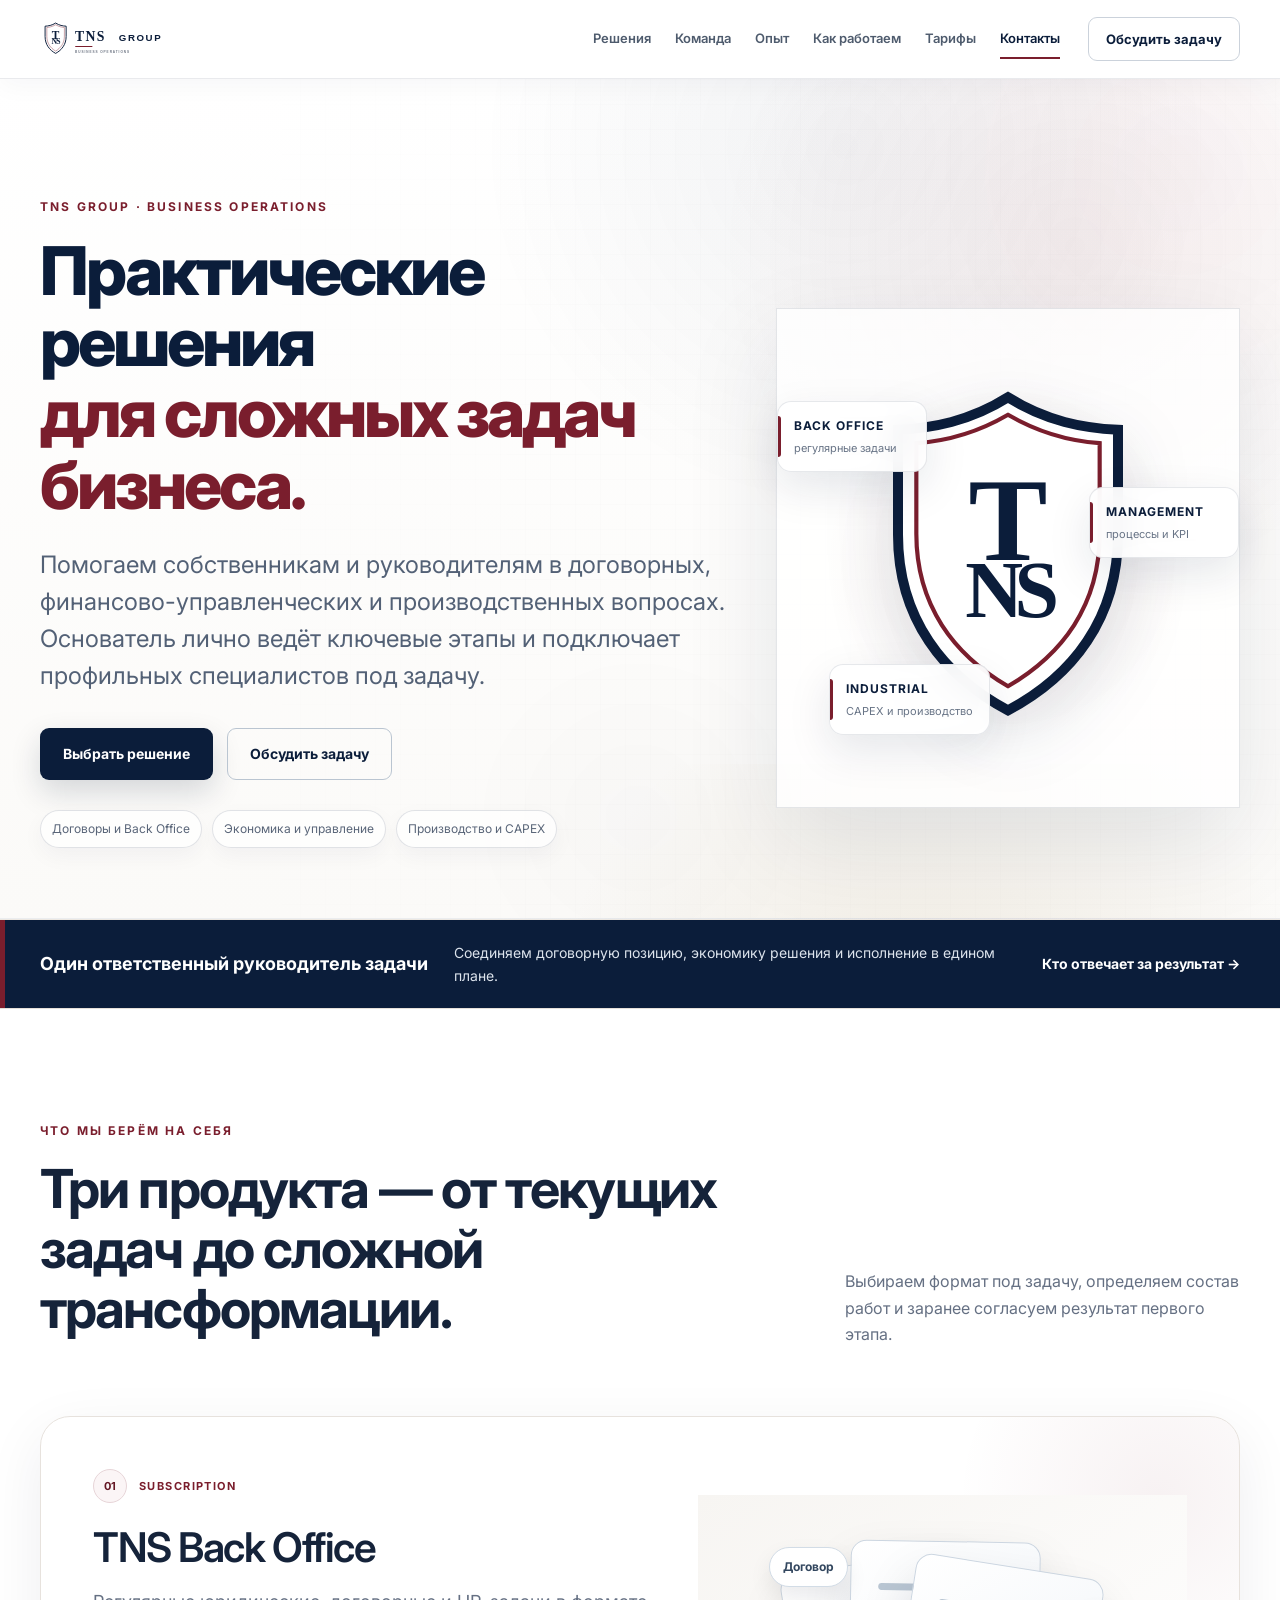
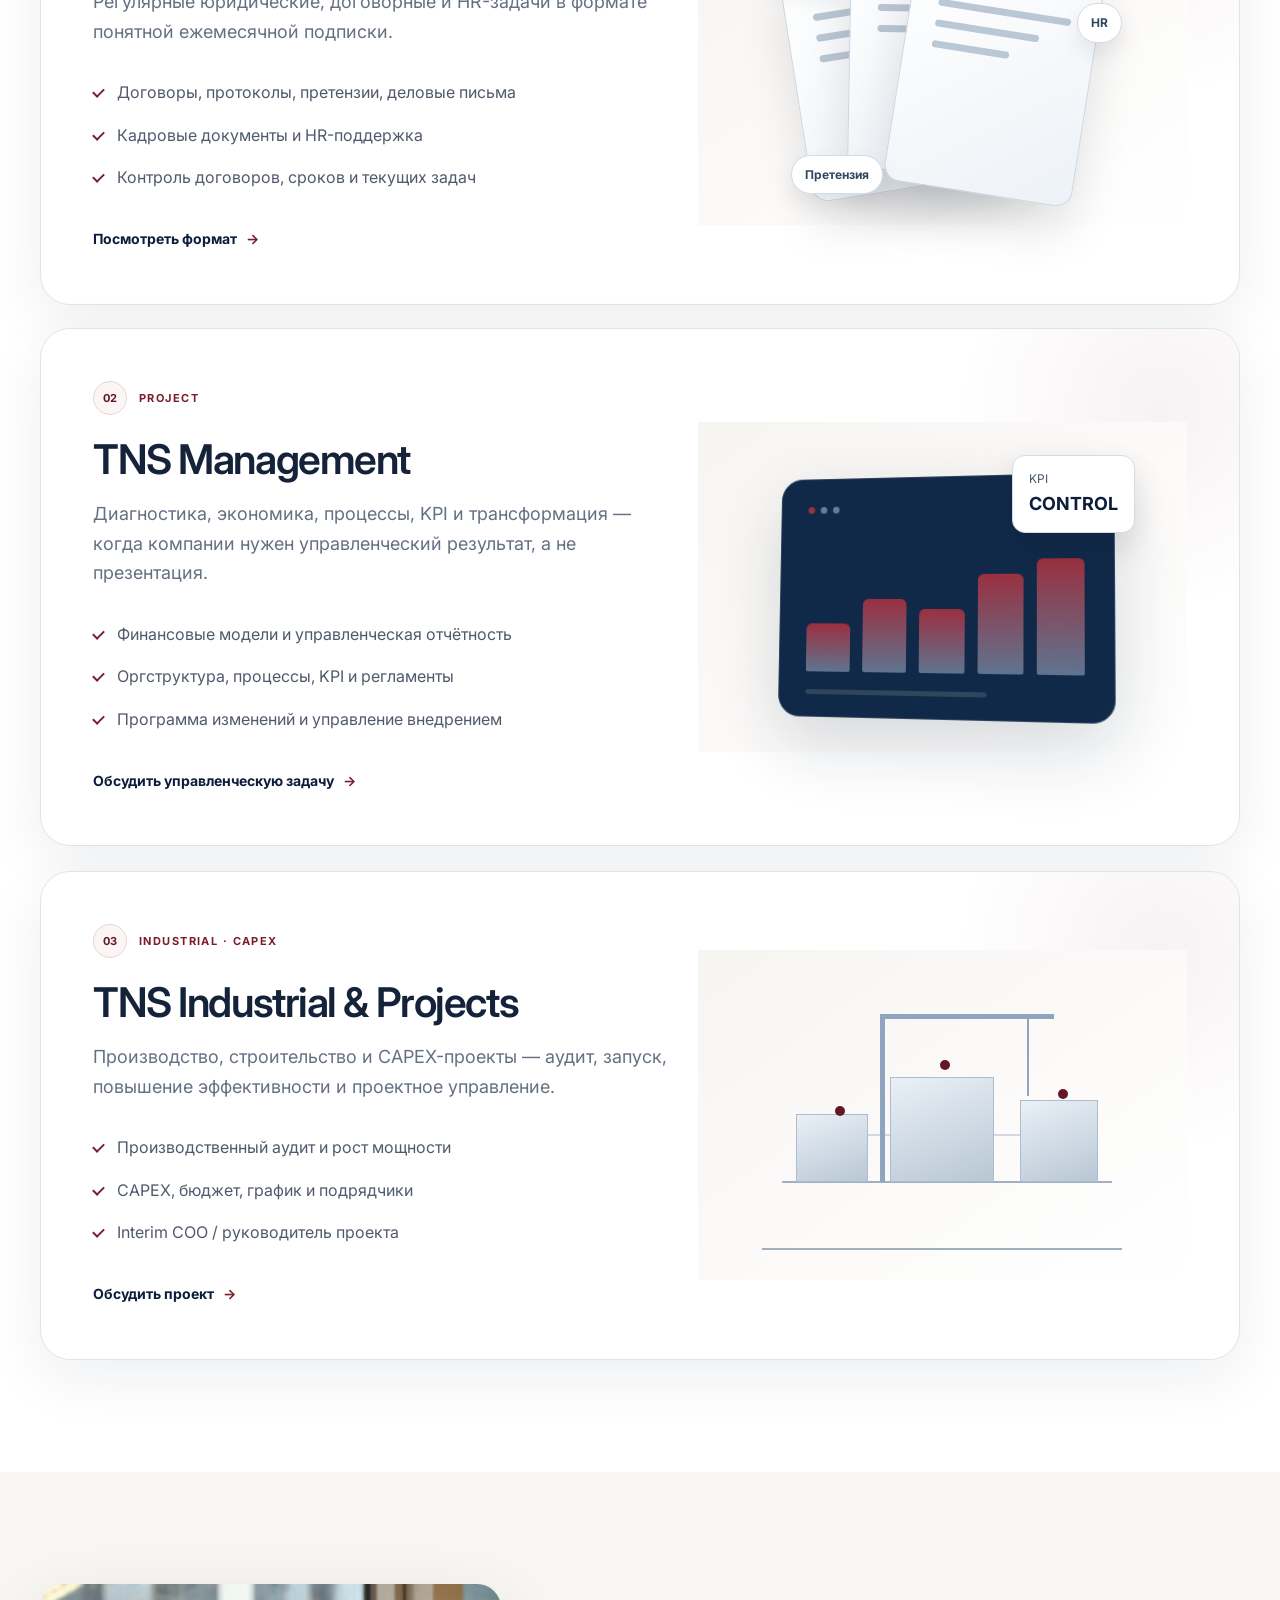
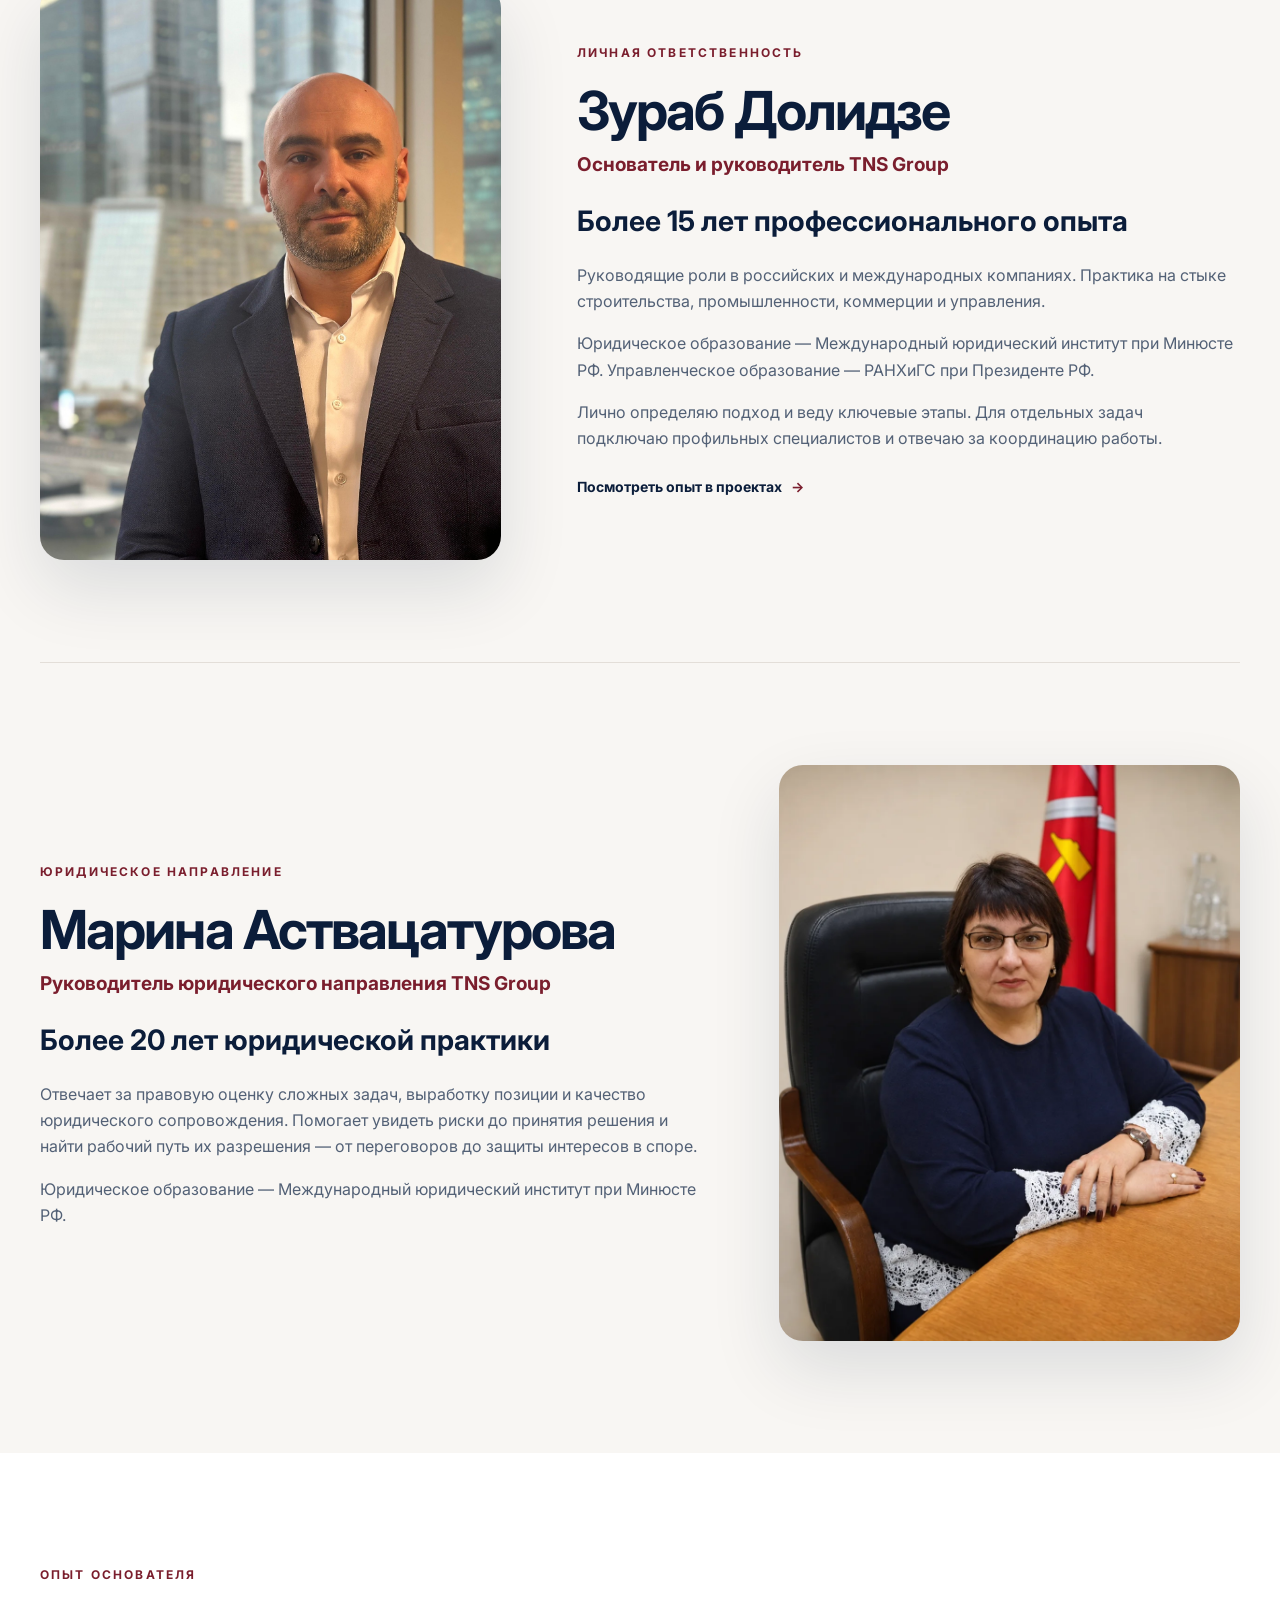
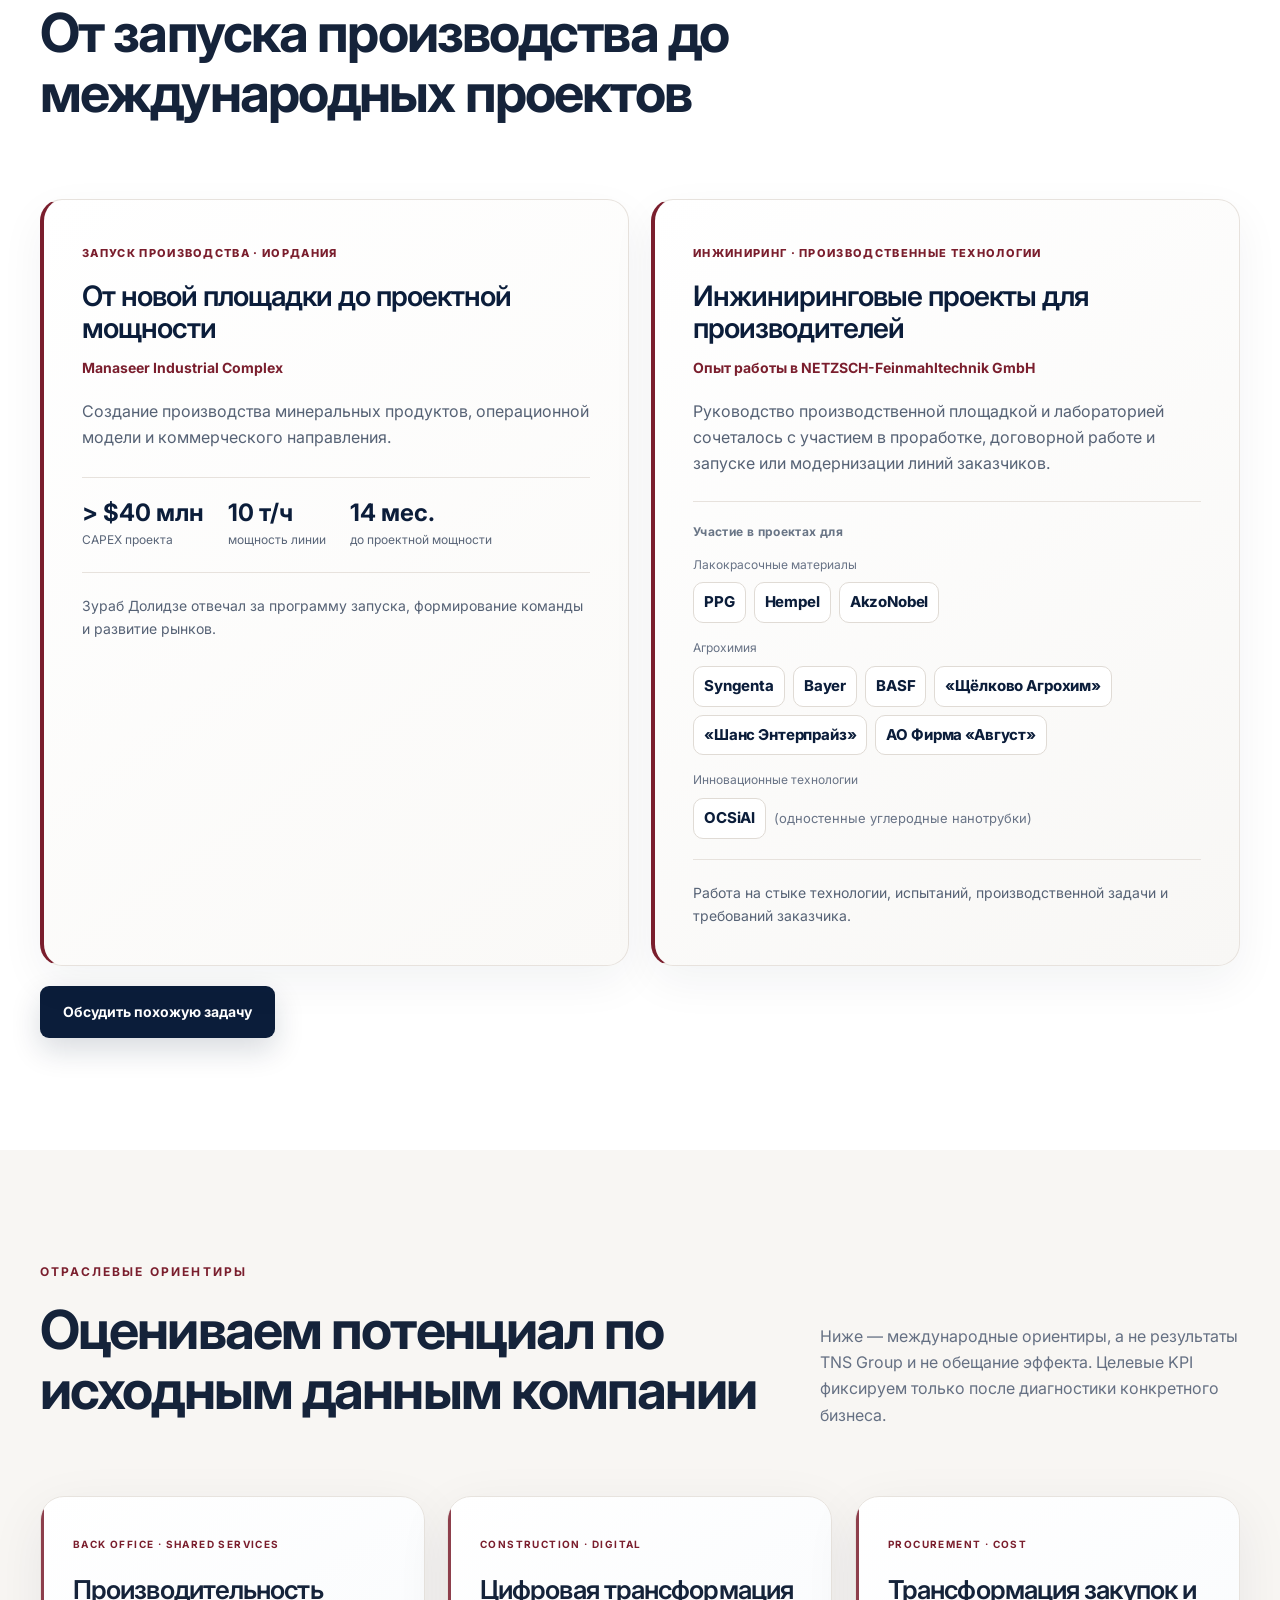
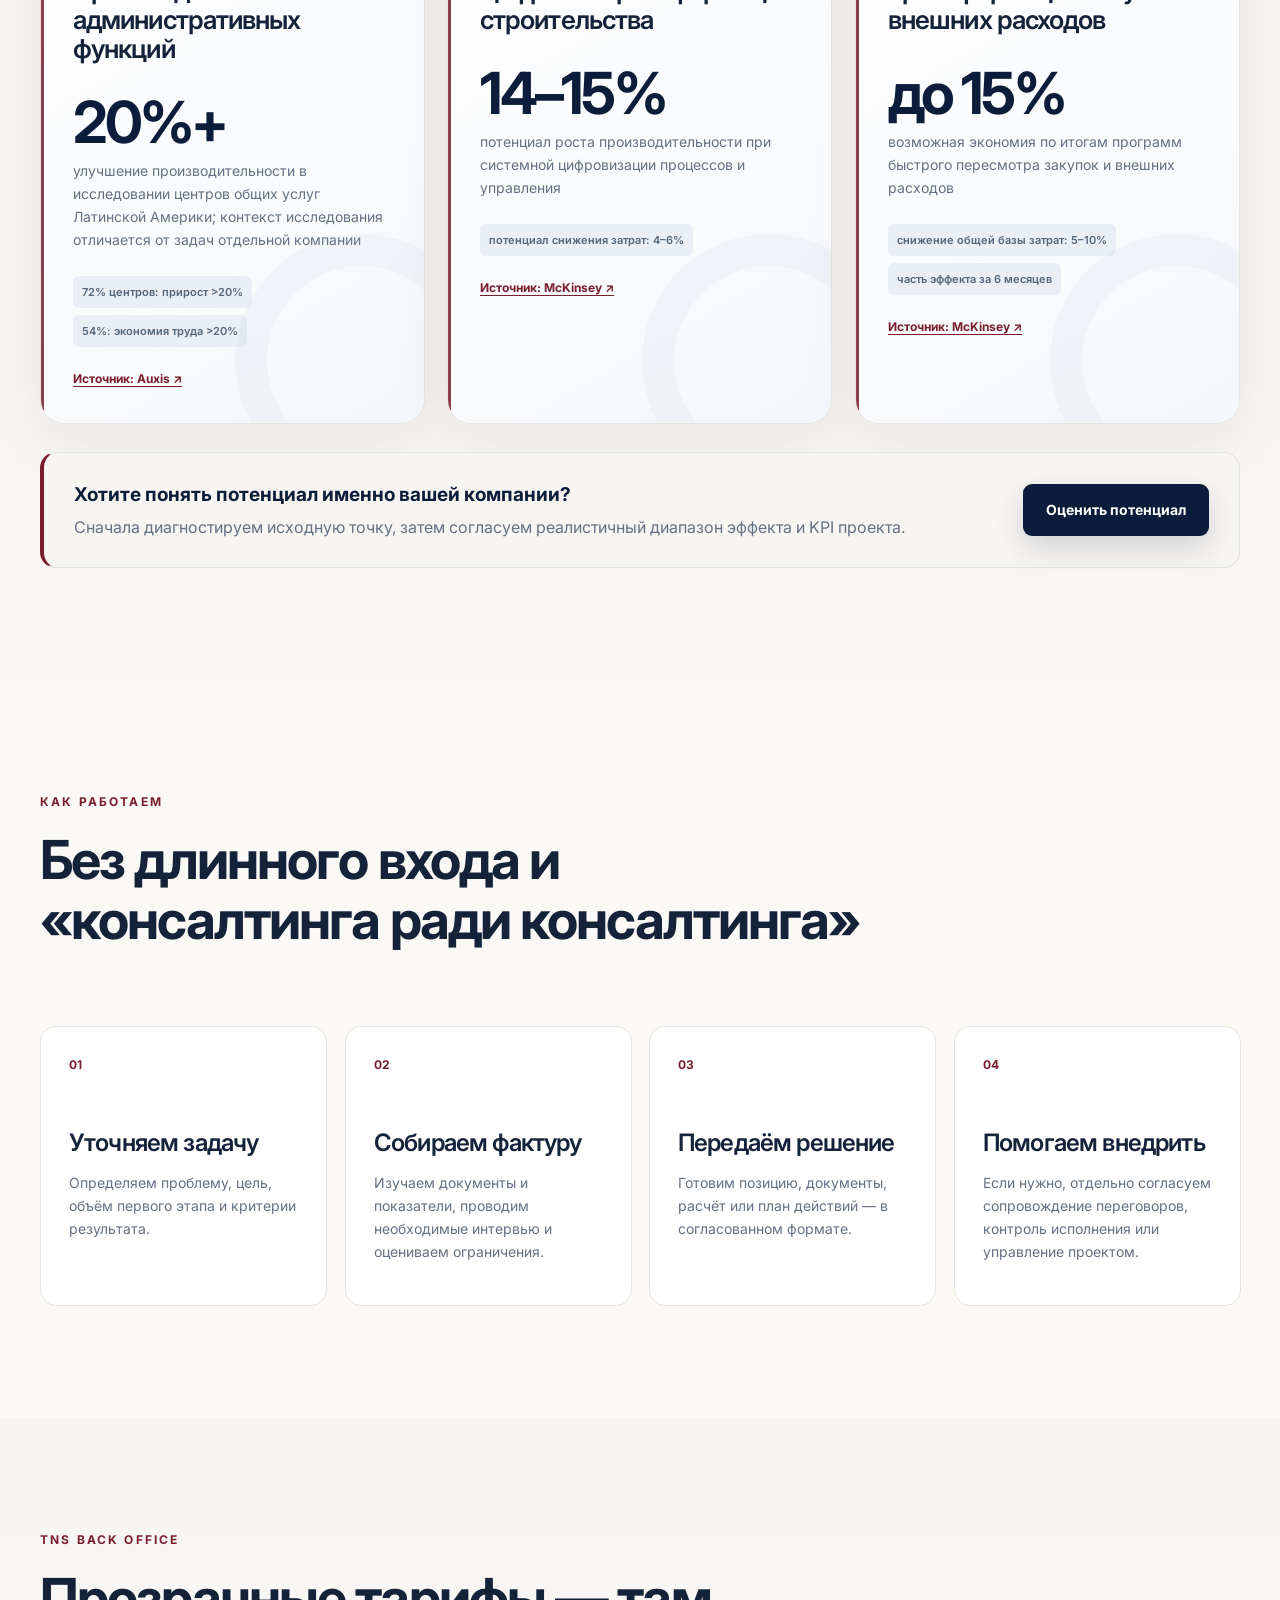
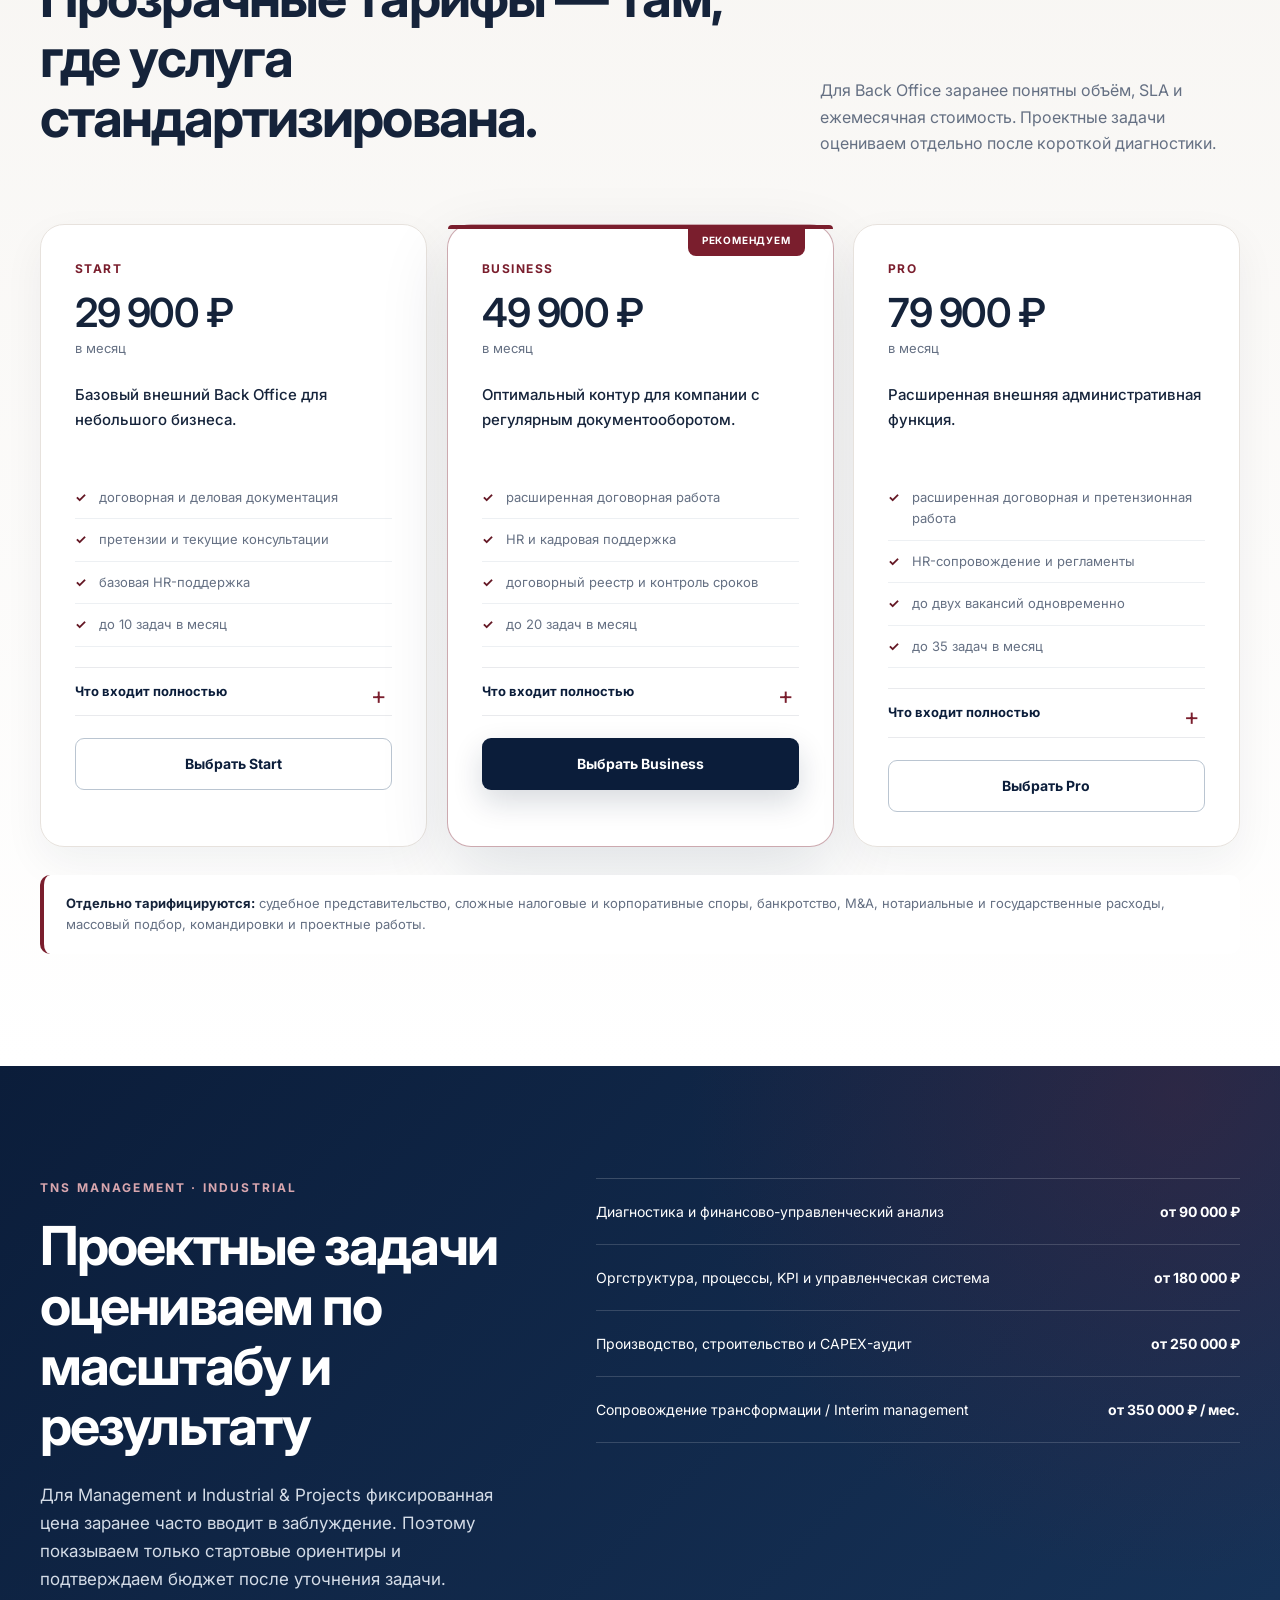
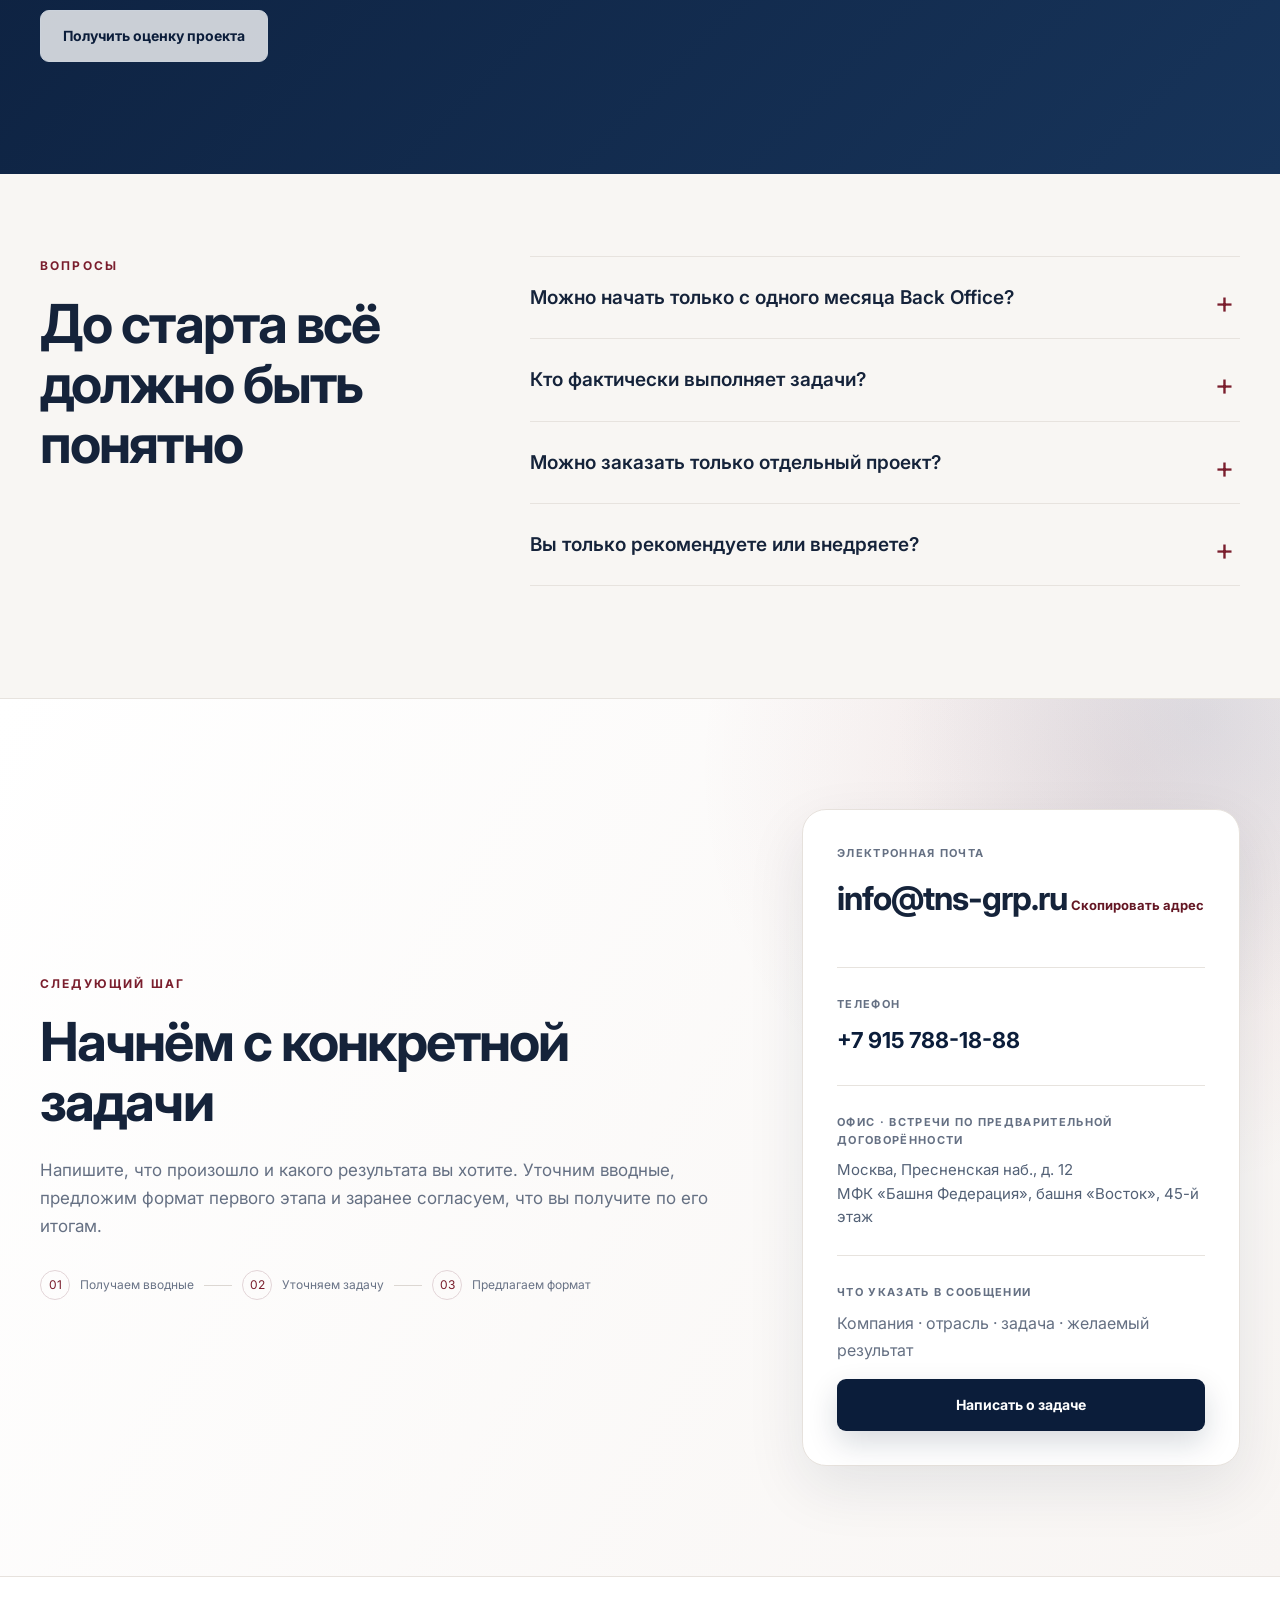
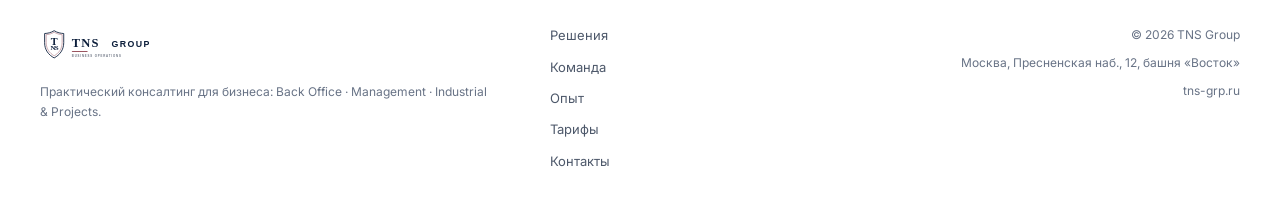
<file: index.html>
<!DOCTYPE html>

<html lang="ru">
<head>
<meta charset="utf-8"/>
<meta content="width=device-width, initial-scale=1.0" name="viewport"/>
<meta content="TNS Group — практический консалтинг для собственников и руководителей: договорные задачи, экономика, управление, производство и строительство. Руководитель — Зураб Долидзе." name="description"/>
<meta content="#FAF9F7" name="theme-color"/>
<meta content="website" property="og:type"/>
<meta content="ru_RU" property="og:locale"/>
<meta content="TNS Group — практический консалтинг для бизнеса" property="og:title"/>
<meta content="Договорные, управленческие и производственные задачи. Личное участие руководителя и профильные специалисты под проект." property="og:description"/>
<meta content="https://tns-grp.ru/" property="og:url"/>
<meta content="https://tns-grp.ru/assets/og-cover.png?v=20261030" property="og:image"/>
<link href="https://tns-grp.ru/" rel="canonical"/>
<link href="assets/favicon.svg" rel="icon" type="image/svg+xml"/>
<link href="https://fonts.googleapis.com" rel="preconnect"/>
<link crossorigin="" href="https://fonts.gstatic.com" rel="preconnect"/>
<link href="https://fonts.googleapis.com/css2?family=Inter:wght@400;500;600;700;800&amp;display=swap" rel="stylesheet"/>
<link href="styles.css?v=20261108-1" rel="stylesheet"/>
<title>TNS Group — практический консалтинг для бизнеса</title>
<script type="application/ld+json">
  {
    "@context": "https://schema.org",
    "@type": "ProfessionalService",
    "name": "TNS Group",
    "url": "https://tns-grp.ru/",
    "email": "info@tns-grp.ru",
    "telephone": "+7-915-788-18-88",
    "address": {
      "@type": "PostalAddress",
      "streetAddress": "Пресненская набережная, 12, Башня Федерация, башня Восток, 45-й этаж",
      "addressLocality": "Москва",
      "addressCountry": "RU"
    },
    "description": "Договорно-правовое сопровождение, управленческий консалтинг, производственные и CAPEX-проекты.",
    "areaServed": "RU",
    "knowsAbout": [
      "Абонентское сопровождение бизнеса",
      "Управленческий консалтинг",
      "Финансово-экономический консалтинг",
      "Договорно-правовое сопровождение",
      "HR-поддержка",
      "Производственный консалтинг",
      "Строительный и CAPEX-консалтинг"
    ]
  }
  </script>
</head>
<body>
<a class="skip-link" href="#main">Перейти к содержанию</a>
<header class="site-header">
<div class="container header-inner">
<a aria-label="TNS Group — на главную" class="brand" href="#top">
<img alt="TNS Group" height="44" src="assets/logo.svg" width="194"/>
</a>
<button aria-controls="main-navigation" aria-expanded="false" class="menu-toggle" type="button">
<span class="sr-only">Открыть меню</span>
<span></span><span></span><span></span>
</button>
<nav aria-label="Основная навигация" class="main-nav" id="main-navigation">
<a href="#solutions">Решения</a>
<a href="#expertise">Команда</a>
<a href="#results">Опыт</a>
<a href="#approach">Как работаем</a>
<a href="#pricing">Тарифы</a>
<a href="#contacts">Контакты</a>
</nav>
<a class="button button-small button-outline header-cta" href="#contacts">Обсудить задачу</a>
</div>
</header>
<main id="main">
<section class="hero hero-light" id="top">
<div aria-hidden="true" class="hero-grid-bg"></div>
<div aria-hidden="true" class="hero-orb hero-orb-a"></div>
<div aria-hidden="true" class="hero-orb hero-orb-b"></div>
<div class="container hero-grid">
<div class="hero-content reveal reveal-up">
<p class="eyebrow eyebrow-dark">TNS GROUP · BUSINESS OPERATIONS</p>
<h1>Практические решения <span>для сложных задач бизнеса.</span></h1>
<p class="hero-lead">Помогаем собственникам и руководителям в договорных, финансово-управленческих и производственных вопросах. Основатель лично ведёт ключевые этапы и подключает профильных специалистов под задачу.</p>
<div class="hero-actions">
<a class="button button-primary" href="#solutions">Выбрать решение</a>
<a class="button button-outline-dark" href="#contacts">Обсудить задачу</a>
</div>
<div class="hero-trust">
<span>Договоры и Back Office</span>
<span>Экономика и управление</span>
<span>Производство и CAPEX</span>
</div>
</div>
<div aria-hidden="true" class="hero-visual reveal reveal-scale">
<div class="hero-emblem-stage">
<div class="hero-emblem-halo"></div>
<img alt="Эмблема TNS Group" class="hero-emblem" src="assets/brand-shield.svg"/>
<div class="hero-float-card hero-float-card-a"><b>BACK OFFICE</b><span>регулярные задачи</span></div>
<div class="hero-float-card hero-float-card-b"><b>MANAGEMENT</b><span>процессы и KPI</span></div>
<div class="hero-float-card hero-float-card-c"><b>INDUSTRIAL</b><span>CAPEX и производство</span></div>
</div>
</div>
</div>
</section>
<section class="value-strip">
<div class="container value-strip-inner reveal reveal-up">
<strong>Один ответственный руководитель задачи</strong>
<span>Соединяем договорную позицию, экономику решения и исполнение в едином плане.</span>
<a href="#expertise">Кто отвечает за результат →</a>
</div>
</section>
<section class="section solutions-section" id="solutions">
<div class="container">
<div class="section-title-row reveal reveal-up">
<div>
<p class="eyebrow eyebrow-dark">ЧТО МЫ БЕРЁМ НА СЕБЯ</p>
<h2>Три продукта — от текущих задач до сложной трансформации.</h2>
</div>
<p>Выбираем формат под задачу, определяем состав работ и заранее согласуем результат первого этапа.</p>
</div>
<div class="solution-stack">
<article class="solution-card solution-backoffice reveal reveal-left">
<div class="solution-copy">
<div class="solution-meta"><span>01</span><span>SUBSCRIPTION</span></div>
<h3>TNS Back Office</h3>
<p class="solution-lead">Регулярные юридические, договорные и HR-задачи в формате понятной ежемесячной подписки.</p>
<ul class="solution-points">
<li>Договоры, протоколы, претензии, деловые письма</li>
<li>Кадровые документы и HR-поддержка</li>
<li>Контроль договоров, сроков и текущих задач</li>
</ul>
<a class="text-link" href="#pricing">Посмотреть формат <span>→</span></a>
</div>
<div aria-hidden="true" class="solution-visual">
<div class="doc-stack">
<div class="doc doc-1"><span></span><span></span><span></span></div>
<div class="doc doc-2"><span></span><span></span><span></span></div>
<div class="doc doc-3"><span></span><span></span><span></span></div>
<div class="task-pill task-pill-1">Договор</div>
<div class="task-pill task-pill-2">HR</div>
<div class="task-pill task-pill-3">Претензия</div>
</div>
</div>
</article>
<article class="solution-card solution-management reveal reveal-right">
<div class="solution-copy">
<div class="solution-meta"><span>02</span><span>PROJECT</span></div>
<h3>TNS Management</h3>
<p class="solution-lead">Диагностика, экономика, процессы, KPI и трансформация — когда компании нужен управленческий результат, а не презентация.</p>
<ul class="solution-points">
<li>Финансовые модели и управленческая отчётность</li>
<li>Оргструктура, процессы, KPI и регламенты</li>
<li>Программа изменений и управление внедрением</li>
</ul>
<a class="text-link" href="#contacts">Обсудить управленческую задачу <span>→</span></a>
</div>
<div aria-hidden="true" class="solution-visual">
<div class="dashboard-scene">
<div class="dash-window">
<div class="dash-head"><i></i><i></i><i></i></div>
<div class="dash-chart"><span style="--h:38%"></span><span style="--h:57%"></span><span style="--h:49%"></span><span style="--h:76%"></span><span style="--h:88%"></span></div>
<div class="dash-line"></div>
</div>
<div class="kpi-badge">KPI <strong>CONTROL</strong></div>
</div>
</div>
</article>
<article class="solution-card solution-industrial reveal reveal-left">
<div class="solution-copy">
<div class="solution-meta"><span>03</span><span>INDUSTRIAL · CAPEX</span></div>
<h3>TNS Industrial &amp; Projects</h3>
<p class="solution-lead">Производство, строительство и CAPEX-проекты — аудит, запуск, повышение эффективности и проектное управление.</p>
<ul class="solution-points">
<li>Производственный аудит и рост мощности</li>
<li>CAPEX, бюджет, график и подрядчики</li>
<li>Interim COO / руководитель проекта</li>
</ul>
<a class="text-link" href="#contacts">Обсудить проект <span>→</span></a>
</div>
<div aria-hidden="true" class="solution-visual">
<div class="industrial-scene">
<div class="plant-line"></div><div class="plant-line line-2"></div>
<div class="plant-block b1"></div><div class="plant-block b2"></div><div class="plant-block b3"></div>
<div class="plant-crane"><span></span></div>
<div class="pulse-point p1"></div><div class="pulse-point p2"></div><div class="pulse-point p3"></div>
</div>
</div>
</article>
</div>
</div>
</section>
<section class="section founder-section" id="expertise">
<div class="container founder-layout">
<div class="founder-photo-wrap reveal reveal-left">
<img alt="Зураб Долидзе, основатель и руководитель TNS Group" class="founder-photo" loading="lazy" src="assets/zurab-dolidze.jpg" width="2048" height="1708"/>
</div>
<div class="founder-copy reveal reveal-right">
<p class="eyebrow eyebrow-dark">ЛИЧНАЯ ОТВЕТСТВЕННОСТЬ</p>
<h2>Зураб Долидзе</h2>
<p class="founder-role">Основатель и руководитель TNS Group</p>
<strong class="founder-years">Более 15 лет профессионального опыта</strong>
<p>Руководящие роли в российских и международных компаниях. Практика на стыке строительства, промышленности, коммерции и управления.</p>
<p>Юридическое образование — Международный юридический институт при Минюсте РФ. Управленческое образование — РАНХиГС при Президенте РФ.</p>
<p>Лично определяю подход и веду ключевые этапы. Для отдельных задач подключаю профильных специалистов и отвечаю за координацию работы.</p>
<a class="text-link" href="#results">Посмотреть опыт в проектах <span>→</span></a>
</div>
</div>
<div class="container founder-layout team-member-layout">
<div class="founder-photo-wrap team-member-photo reveal reveal-right">
<img alt="Марина Аствацатурова, руководитель юридического направления TNS Group" class="founder-photo team-member-image" loading="lazy" src="assets/marina-astvatsaturova.webp" width="1000" height="1232"/>
</div>
<div class="founder-copy team-member-copy reveal reveal-left">
<p class="eyebrow eyebrow-dark">ЮРИДИЧЕСКОЕ НАПРАВЛЕНИЕ</p>
<h2>Марина Аствацатурова</h2>
<p class="founder-role">Руководитель юридического направления TNS Group</p>
<strong class="founder-years">Более 20 лет юридической практики</strong>
<p>Отвечает за правовую оценку сложных задач, выработку позиции и качество юридического сопровождения. Помогает увидеть риски до принятия решения и найти рабочий путь их разрешения — от переговоров до защиты интересов в споре.</p>
<p>Юридическое образование — Международный юридический институт при Минюсте РФ.</p>
</div>
</div>
</section>
<section class="section experience-section" id="results">
<div class="container">
<div class="section-title-row experience-heading reveal reveal-up">
<div><p class="eyebrow eyebrow-dark">ОПЫТ ОСНОВАТЕЛЯ</p><h2>От запуска производства до международных проектов</h2></div>
</div>
<div class="experience-grid">
<article class="experience-card experience-card-launch reveal reveal-up">
<span class="experience-label">ЗАПУСК ПРОИЗВОДСТВА · ИОРДАНИЯ</span>
<h3>От новой площадки до проектной мощности</h3>
<p class="experience-context">Manaseer Industrial Complex</p>
<p>Создание производства минеральных продуктов, операционной модели и коммерческого направления.</p>
<div class="experience-facts"><span><strong>&gt; $40 млн</strong> CAPEX проекта</span><span><strong>10 т/ч</strong> мощность линии</span><span><strong>14 мес.</strong> до проектной мощности</span></div>
<p class="experience-role">Зураб Долидзе отвечал за программу запуска, формирование команды и развитие рынков.</p>
</article>
<article class="experience-card experience-card-engineering reveal reveal-up">
<span class="experience-label">ИНЖИНИРИНГ · ПРОИЗВОДСТВЕННЫЕ ТЕХНОЛОГИИ</span>
<h3>Инжиниринговые проекты для производителей</h3>
<p class="experience-context">Опыт работы в NETZSCH-Feinmahltechnik GmbH</p>
<p>Руководство производственной площадкой и лабораторией сочеталось с участием в проработке, договорной работе и запуске или модернизации линий заказчиков.</p>
<div class="experience-projects" aria-label="Проектный опыт в NETZSCH">
<span class="experience-projects-label">Участие в проектах для</span>
<div class="experience-project-group"><span class="experience-project-group-label">Лакокрасочные материалы</span><div class="experience-brand-list"><span>PPG</span><span>Hempel</span><span>AkzoNobel</span></div></div>
<div class="experience-project-group"><span class="experience-project-group-label">Агрохимия</span><div class="experience-brand-list"><span>Syngenta</span><span>Bayer</span><span>BASF</span><span>«Щёлково Агрохим»</span><span>«Шанс Энтерпрайз»</span><span>АО Фирма «Август»</span></div></div>
<div class="experience-project-group"><span class="experience-project-group-label">Инновационные технологии</span><div class="experience-brand-list"><span>OCSiAl</span><small class="experience-tech-note">(одностенные углеродные нанотрубки)</small></div></div>
</div>
<p class="experience-role">Работа на стыке технологии, испытаний, производственной задачи и требований заказчика.</p>
</article>
</div>
<a class="button button-primary" href="#contacts">Обсудить похожую задачу</a>
</div>
</section>
<section class="section results-section" id="benchmarks">
<div class="container">
<div class="section-title-row reveal reveal-up">
<div><p class="eyebrow eyebrow-dark">ОТРАСЛЕВЫЕ ОРИЕНТИРЫ</p><h2>Оцениваем потенциал по исходным данным компании</h2></div>
<p>Ниже — международные ориентиры, а не результаты TNS Group и не обещание эффекта. Целевые KPI фиксируем только после диагностики конкретного бизнеса.</p>
</div>
<div class="results-grid stagger-group">
<article class="case-card reveal reveal-up"><span class="case-tag">BACK OFFICE · SHARED SERVICES</span><h3>Производительность административных функций</h3><div class="case-number">20%+</div><p>улучшение производительности в исследовании центров общих услуг Латинской Америки; контекст исследования отличается от задач отдельной компании</p><div class="case-metrics"><span>72% центров: прирост &gt;20%</span><span>54%: экономия труда &gt;20%</span></div><a class="case-source" href="https://www.auxis.com/news/auxis-releases-results-of-industry-first-latin-america-shared-services-survey/" rel="noopener noreferrer" target="_blank">Источник: Auxis ↗</a></article>
<article class="case-card reveal reveal-up"><span class="case-tag">CONSTRUCTION · DIGITAL</span><h3>Цифровая трансформация строительства</h3><div class="case-number">14–15%</div><p>потенциал роста производительности при системной цифровизации процессов и управления</p><div class="case-metrics"><span>потенциал снижения затрат: 4–6%</span></div><a class="case-source" href="https://www.mckinsey.com/~/media/McKinsey/Industries/Capital%20Projects%20and%20Infrastructure/Our%20Insights/Decoding%20digital%20transformation%20in%20construction/Decoding-digital-transformation-in-construction-vF.pdf" rel="noopener noreferrer" target="_blank">Источник: McKinsey ↗</a></article>
<article class="case-card reveal reveal-up"><span class="case-tag">PROCUREMENT · COST</span><h3>Трансформация закупок и внешних расходов</h3><div class="case-number">до 15%</div><p>возможная экономия по итогам программ быстрого пересмотра закупок и внешних расходов</p><div class="case-metrics"><span>снижение общей базы затрат: 5–10%</span><span>часть эффекта за 6 месяцев</span></div><a class="case-source" href="https://www.mckinsey.com/capabilities/operations/our-insights/using-a-rapid-procurement-transformation-to-generate-cash-quickly" rel="noopener noreferrer" target="_blank">Источник: McKinsey ↗</a></article>
</div>
<div class="case-cta reveal reveal-up">
<div><strong>Хотите понять потенциал именно вашей компании?</strong><span>Сначала диагностируем исходную точку, затем согласуем реалистичный диапазон эффекта и KPI проекта.</span></div>
<a class="button button-primary" href="#contacts">Оценить потенциал</a>
</div>
</div>
</section>
<section class="section section-muted" id="approach">
<div class="container">
<div class="section-title-row reveal reveal-up"><div><p class="eyebrow eyebrow-dark">КАК РАБОТАЕМ</p><h2>Без длинного входа и «консалтинга ради консалтинга»</h2></div></div>
<div class="steps-grid stagger-group">
<article class="step-card reveal reveal-up"><span>01</span><h3>Уточняем задачу</h3><p>Определяем проблему, цель, объём первого этапа и критерии результата.</p></article>
<article class="step-card reveal reveal-up"><span>02</span><h3>Собираем фактуру</h3><p>Изучаем документы и показатели, проводим необходимые интервью и оцениваем ограничения.</p></article>
<article class="step-card reveal reveal-up"><span>03</span><h3>Передаём решение</h3><p>Готовим позицию, документы, расчёт или план действий — в согласованном формате.</p></article>
<article class="step-card reveal reveal-up"><span>04</span><h3>Помогаем внедрить</h3><p>Если нужно, отдельно согласуем сопровождение переговоров, контроль исполнения или управление проектом.</p></article>
</div>
</div>
</section>
<section class="section section-muted" id="pricing">
<div class="container">
<div class="section-title-row reveal reveal-up">
<div>
<p class="eyebrow eyebrow-dark">TNS BACK OFFICE</p>
<h2>Прозрачные тарифы — там, где услуга стандартизирована.</h2>
</div>
<p>Для Back Office заранее понятны объём, SLA и ежемесячная стоимость. Проектные задачи оцениваем отдельно после короткой диагностики.</p>
</div>
<div class="pricing-grid stagger-group">
<article class="price-card reveal reveal-up">
<div class="price-card-head"><span class="price-label">START</span><h3>29 900 ₽</h3><p>в месяц</p></div>
<p class="price-for">Базовый внешний Back Office для небольшого бизнеса.</p>
<ul class="price-list price-list-short">
<li>договорная и деловая документация</li>
<li>претензии и текущие консультации</li>
<li>базовая HR-поддержка</li>
<li>до 10 задач в месяц</li>
</ul>
<details class="price-details"><summary>Что входит полностью</summary><p>До 5 договорных документов, до 3 претензий/ответов/писем, до 4 консультаций, базовые кадровые документы. SLA — до 2 рабочих дней.</p></details>
<a class="button button-outline-dark" href="mailto:info@tns-grp.ru?subject=TNS%20Back%20Office%20START">Выбрать Start</a>
</article>
<article class="price-card price-card-featured reveal reveal-up">
<div class="popular-label">РЕКОМЕНДУЕМ</div>
<div class="price-card-head"><span class="price-label">BUSINESS</span><h3>49 900 ₽</h3><p>в месяц</p></div>
<p class="price-for">Оптимальный контур для компании с регулярным документооборотом.</p>
<ul class="price-list price-list-short">
<li>расширенная договорная работа</li>
<li>HR и кадровая поддержка</li>
<li>договорный реестр и контроль сроков</li>
<li>до 20 задач в месяц</li>
</ul>
<details class="price-details"><summary>Что входит полностью</summary><p>До 10 договорных документов, до 5 претензий/ответов/писем, текущие консультации, одна вакансия в работе, договорный реестр и контроль сроков. SLA — 1–2 рабочих дня.</p></details>
<a class="button button-primary" href="mailto:info@tns-grp.ru?subject=TNS%20Back%20Office%20BUSINESS">Выбрать Business</a>
</article>
<article class="price-card reveal reveal-up">
<div class="price-card-head"><span class="price-label">PRO</span><h3>79 900 ₽</h3><p>в месяц</p></div>
<p class="price-for">Расширенная внешняя административная функция.</p>
<ul class="price-list price-list-short">
<li>расширенная договорная и претензионная работа</li>
<li>HR-сопровождение и регламенты</li>
<li>до двух вакансий одновременно</li>
<li>до 35 задач в месяц</li>
</ul>
<details class="price-details"><summary>Что входит полностью</summary><p>До 20 договорных документов, расширенная претензионная работа, кадровое сопровождение, регламенты и должностные инструкции, приоритетный SLA.</p></details>
<a class="button button-outline-dark" href="mailto:info@tns-grp.ru?subject=TNS%20Back%20Office%20PRO">Выбрать Pro</a>
</article>
</div>
<div class="pricing-note reveal reveal-up"><strong>Отдельно тарифицируются:</strong> судебное представительство, сложные налоговые и корпоративные споры, банкротство, M&amp;A, нотариальные и государственные расходы, массовый подбор, командировки и проектные работы.</div>
</div>
</section><section class="section project-section section-dark" id="project-prices">
<div class="container project-layout">
<div class="project-intro reveal reveal-left">
<p class="eyebrow">TNS MANAGEMENT · INDUSTRIAL</p>
<h2>Проектные задачи оцениваем по масштабу и результату</h2>
<p>Для Management и Industrial &amp; Projects фиксированная цена заранее часто вводит в заблуждение. Поэтому показываем только стартовые ориентиры и подтверждаем бюджет после уточнения задачи.</p>
<a class="button button-ghost" href="#contacts">Получить оценку проекта</a>
</div>
<div class="project-price-list reveal reveal-right"><div><span>Диагностика и финансово-управленческий анализ</span><strong>от 90 000 ₽</strong></div><div><span>Оргструктура, процессы, KPI и управленческая система</span><strong>от 180 000 ₽</strong></div><div><span>Производство, строительство и CAPEX-аудит</span><strong>от 250 000 ₽</strong></div><div><span>Сопровождение трансформации / Interim management</span><strong>от 350 000 ₽ / мес.</strong></div></div>
</div>
</section><section class="section faq-section" id="faq">
<div class="container faq-layout">
<div class="section-heading reveal reveal-left"><p class="eyebrow eyebrow-dark">ВОПРОСЫ</p><h2>До старта всё должно быть понятно</h2></div>
<div class="faq-list reveal reveal-right">
<details><summary>Можно начать только с одного месяца Back Office?</summary><p>Да. Первый месяц можно использовать как тестовый период: смотрим реальную загрузку и после этого подтверждаем подходящий тариф.</p></details>
<details><summary>Кто фактически выполняет задачи?</summary><p>Основатель TNS Group Зураб Долидзе лично определяет подход и ведёт ключевые этапы. Для отдельных задач подключаются профильные специалисты; состав исполнителей и зона ответственности согласуются до начала работы.</p></details>
<details><summary>Можно заказать только отдельный проект?</summary><p>Да. Back Office не является обязательным условием. Управленческие, финансовые, производственные и CAPEX-задачи можно вести отдельно.</p></details>
<details><summary>Вы только рекомендуете или внедряете?</summary><p>Оба варианта возможны. При необходимости TNS Group организует внедрение, контроль KPI и временное управление функцией или проектом.</p></details>
</div>
</div>
</section>
<section class="contact-section" id="contacts">
<div aria-hidden="true" class="contact-orb"></div>
<div class="container contact-grid">
<div class="contact-copy reveal reveal-left">
<p class="eyebrow">СЛЕДУЮЩИЙ ШАГ</p>
<h2>Начнём с конкретной задачи</h2>
<p>Напишите, что произошло и какого результата вы хотите. Уточним вводные, предложим формат первого этапа и заранее согласуем, что вы получите по его итогам.</p>
<div class="contact-mini"><span>01</span> Получаем вводные <i></i><span>02</span> Уточняем задачу <i></i><span>03</span> Предлагаем формат</div>
</div>
<div class="contact-card reveal reveal-right">
<span class="contact-label">Электронная почта</span>
<a class="contact-email" href="mailto:info@tns-grp.ru?subject=Запрос%20в%20TNS%20Group">info@tns-grp.ru</a>
<button class="copy-button" data-copy="info@tns-grp.ru" type="button">Скопировать адрес</button>
<div class="contact-divider"></div>
<span class="contact-label">Телефон</span>
<a class="contact-phone" href="tel:+79157881888">+7 915 788-18-88</a>
<div class="contact-divider"></div>
<span class="contact-label">Офис · встречи по предварительной договорённости</span>
<address class="contact-address">Москва, Пресненская наб., д. 12<br/>МФК «Башня Федерация», башня «Восток», 45-й этаж</address>
<div class="contact-divider"></div>
<span class="contact-label">Что указать в сообщении</span>
<p>Компания · отрасль · задача · желаемый результат</p>
<a class="button button-primary button-full" href="mailto:info@tns-grp.ru?subject=Запрос%20в%20TNS%20Group&amp;body=Компания%3A%0AОтрасль%3A%0AЗадача%3A%0AЖелаемый%20результат%3A">Написать о задаче</a>
</div>
</div>
</section>
</main>
<footer class="site-footer">
<div class="container footer-grid">
<div><img alt="TNS Group" height="40" src="assets/logo.svg" width="176"/><p>Практический консалтинг для бизнеса: Back Office · Management · Industrial &amp; Projects.</p></div>
<div class="footer-links"><a href="#solutions">Решения</a><a href="#expertise">Команда</a><a href="#results">Опыт</a><a href="#pricing">Тарифы</a><a href="#contacts">Контакты</a></div>
<div class="footer-meta"><p>© <span id="current-year"></span> TNS Group</p><p>Москва, Пресненская наб., 12, башня «Восток»</p><p>tns-grp.ru</p></div>
</div>
</footer>
<script src="script.js"></script>
</body>
</html>
</file>
<file: styles.css>
:root {
  --navy-1000: #040912;
  --navy-950: #07101d;
  --navy-900: #0b1423;
  --navy-850: #101c2e;
  --navy-800: #17263b;
  --ink: #162031;
  --muted: #607086;
  --muted-light: #aeb8c6;
  --line: #dbe1e8;
  --soft: #f4f6f8;
  --soft-blue: #edf2f7;
  --white: #ffffff;
  --accent: #8fa4bf;
  --accent-bright: #c9d5e3;
  --accent-dark: #5f748f;
  --accent-soft: #e9eff5;
  --success: #6fb39e;
  --shadow: 0 26px 72px rgba(7, 16, 29, 0.13);
  --shadow-dark: 0 32px 85px rgba(0, 0, 0, 0.28);
  --radius-xl: 30px;
  --radius-lg: 24px;
  --radius-md: 16px;
  --radius-sm: 10px;
  --container: 1200px;
}

* { box-sizing: border-box; }
html { scroll-behavior: smooth; scroll-padding-top: 88px; }
body { margin: 0; color: var(--ink); background: var(--white); font-family: "Manrope", Arial, sans-serif; font-size: 16px; font-weight: 400; line-height: 1.65; -webkit-font-smoothing: antialiased; text-rendering: optimizeLegibility; }
body.menu-open { overflow: hidden; }
img { max-width: 100%; display: block; }
a { color: inherit; text-decoration: none; }
button, input, textarea { font: inherit; }
button { cursor: pointer; }
.container { width: min(calc(100% - 40px), var(--container)); margin-inline: auto; }
.sr-only { position: absolute; width: 1px; height: 1px; padding: 0; margin: -1px; overflow: hidden; clip: rect(0,0,0,0); white-space: nowrap; border: 0; }
.skip-link { position: fixed; top: 12px; left: 12px; z-index: 999; padding: 10px 14px; color: var(--navy-950); background: var(--white); border-radius: 8px; transform: translateY(-150%); }
.skip-link:focus { transform: translateY(0); }

.site-header { position: sticky; top: 0; z-index: 100; color: var(--white); background: rgba(4, 9, 18, 0.88); border-bottom: 1px solid rgba(255,255,255,.08); backdrop-filter: blur(18px); }
.header-inner { min-height: 78px; display: flex; align-items: center; gap: 24px; }
.brand { flex: 0 0 auto; }
.brand img { width: 194px; height: auto; }
.main-nav { margin-left: auto; display: flex; align-items: center; gap: 24px; }
.main-nav a { position: relative; color: rgba(255,255,255,.74); font-size: 13px; font-weight: 600; transition: color .2s ease; }
.main-nav a::after { content: ""; position: absolute; left: 0; right: 0; bottom: -9px; height: 2px; background: var(--accent-bright); transform: scaleX(0); transform-origin: left; transition: transform .25s ease; }
.main-nav a:hover, .main-nav a.is-active, .main-nav a:focus-visible { color: var(--white); }
.main-nav a:hover::after, .main-nav a.is-active::after, .main-nav a:focus-visible::after { transform: scaleX(1); }
.header-cta { margin-left: 4px; }
.menu-toggle { display: none; margin-left: auto; width: 44px; height: 44px; padding: 10px; color: var(--white); background: transparent; border: 1px solid rgba(255,255,255,.18); border-radius: 10px; }
.menu-toggle span:not(.sr-only) { display: block; width: 100%; height: 2px; margin: 5px 0; background: currentColor; transition: transform .2s ease, opacity .2s ease; }

.section { padding: 112px 0; }
.section-dark { color: var(--white); background: var(--navy-950); }
.section-muted { background: var(--soft); }
.eyebrow { margin: 0 0 18px; color: var(--accent-bright); font-size: 12px; font-weight: 700; letter-spacing: .18em; text-transform: uppercase; }
.eyebrow-dark { color: var(--accent-dark); }
h1,h2,h3,p { margin-top: 0; }
h1,h2,h3 { font-family: "Manrope", Arial, sans-serif; line-height: 1.12; letter-spacing: -.035em; }
h1 { max-width: 900px; margin-bottom: 26px; font-size: clamp(48px, 6.1vw, 84px); font-weight: 700; }
h1 span { color: var(--accent-bright); }
h2 { margin-bottom: 24px; font-size: clamp(35px, 4.2vw, 58px); font-weight: 700; }
h3 { margin-bottom: 14px; font-size: 24px; font-weight: 600; }

.button { display: inline-flex; min-height: 52px; align-items: center; justify-content: center; gap: 10px; padding: 0 22px; border: 1px solid transparent; border-radius: 9px; font-size: 14px; font-weight: 700; line-height: 1; transition: transform .2s ease, background .2s ease, border-color .2s ease, color .2s ease, box-shadow .2s ease; }
.button:hover { transform: translateY(-2px); }
.button:focus-visible { outline: 3px solid rgba(143,164,191,.32); outline-offset: 3px; }
.button-small { min-height: 44px; padding: 0 17px; font-size: 13px; }
.button-primary { color: var(--navy-1000); background: var(--accent-bright); box-shadow: 0 10px 28px rgba(143,164,191,.16); }
.button-primary:hover { background: #dde5ed; box-shadow: 0 16px 34px rgba(143,164,191,.23); }
.button-outline { color: var(--white); border-color: rgba(255,255,255,.24); }
.button-outline:hover { border-color: var(--accent-bright); color: var(--accent-bright); }
.button-ghost { color: var(--white); border-color: rgba(255,255,255,.16); background: rgba(255,255,255,.04); }
.button-ghost:hover { border-color: rgba(255,255,255,.36); background: rgba(255,255,255,.08); }
.button-outline-dark { color: var(--navy-950); border-color: #bac5d1; background: transparent; }
.button-outline-dark:hover { color: var(--white); background: var(--navy-950); border-color: var(--navy-950); }
.button-full { width: 100%; }
.text-link { display: inline-flex; gap: 9px; align-items: center; color: var(--navy-950); font-size: 14px; font-weight: 700; }
.text-link span { transition: transform .2s ease; }
.text-link:hover span { transform: translateX(4px); }

.hero { position: relative; overflow: hidden; padding: 122px 0 0; isolation: isolate; background: radial-gradient(circle at 72% 14%, #14263d 0, var(--navy-950) 38%, var(--navy-1000) 100%); }
.hero-grid-bg { position: absolute; z-index: -3; inset: 0; opacity: .17; background-image: linear-gradient(rgba(255,255,255,.055) 1px,transparent 1px),linear-gradient(90deg,rgba(255,255,255,.055) 1px,transparent 1px); background-size: 64px 64px; mask-image: linear-gradient(to bottom,black 0%,black 72%,transparent 100%); }
.hero-orb { position: absolute; z-index: -2; border-radius: 50%; filter: blur(12px); pointer-events: none; }
.hero-orb-a { width: 620px; height: 620px; right: -210px; top: -230px; background: radial-gradient(circle,rgba(143,164,191,.16),rgba(143,164,191,0) 68%); }
.hero-orb-b { width: 400px; height: 400px; left: 26%; bottom: 0; background: radial-gradient(circle,rgba(67,102,139,.10),rgba(67,102,139,0) 70%); }
.hero-grid { display: grid; grid-template-columns: minmax(0,1.2fr) minmax(430px,.8fr); align-items: center; gap: 40px; }
.hero-content { padding-bottom: 96px; }
.hero-lead { max-width: 790px; margin-bottom: 34px; color: #c2cedb; font-size: clamp(19px,1.9vw,24px); line-height: 1.55; }
.hero-actions { display: flex; flex-wrap: wrap; gap: 14px; }
.hero-trust { display: flex; flex-wrap: wrap; gap: 10px; margin-top: 30px; }
.hero-trust span { padding: 8px 11px; color: #b7c4d2; background: rgba(255,255,255,.04); border: 1px solid rgba(255,255,255,.08); border-radius: 999px; font-size: 12px; }
.hero-visual { min-height: 540px; display: flex; align-items: center; justify-content: center; }
.hero-visual svg { width: 100%; max-width: 620px; overflow: visible; }
.orbit-one { transform-origin: center; animation: orbitRotate 22s linear infinite; }
.orbit-two { transform-origin: center; animation: orbitRotateReverse 28s linear infinite; }
.node { transform-box: fill-box; transform-origin: center; animation: nodePulse 2.8s ease-in-out infinite; }
.node-b { animation-delay: .7s; }.node-c { animation-delay: 1.3s; }
.floating-label { animation: floatY 5s ease-in-out infinite; }.label-b { animation-delay: 1.1s; }.label-c { animation-delay: 2s; }
.flow-line { stroke-dasharray: 12 12; animation: dashFlow 8s linear infinite; }
.core { animation: coreFloat 6s ease-in-out infinite; transform-origin: center; }
@keyframes orbitRotate { to { transform: rotate(360deg); } }
@keyframes orbitRotateReverse { to { transform: rotate(-360deg); } }
@keyframes nodePulse { 50% { transform: scale(1.18); opacity:.72; } }
@keyframes floatY { 50% { transform: translateY(-10px); } }
@keyframes dashFlow { to { stroke-dashoffset: -96; } }
@keyframes coreFloat { 50% { transform: translateY(-8px); } }
.metrics-row { display: grid; grid-template-columns: repeat(4,1fr); border-top: 1px solid rgba(255,255,255,.11); }
.metric { min-height: 140px; padding: 29px 28px; border-right: 1px solid rgba(255,255,255,.11); }
.metric:first-child { border-left: 1px solid rgba(255,255,255,.11); }
.metric strong { display:block; margin-bottom:7px; color: var(--accent-bright); font-size:32px; line-height:1.1; }
.metric span { color:#aeb8c6; font-size:14px; line-height:1.4; }

.value-strip { background: var(--accent-soft); border-bottom: 1px solid #d9e1e9; }
.value-strip-inner { min-height: 88px; display: grid; grid-template-columns: auto 1fr auto; align-items: center; gap: 26px; }
.value-strip-inner strong { color: var(--navy-950); font-size: 18px; }
.value-strip-inner span { color: var(--muted); font-size: 14px; }
.value-strip-inner a { color: var(--accent-dark); font-weight: 700; font-size: 14px; }

.section-title-row { display:flex; align-items:end; justify-content:space-between; gap:50px; margin-bottom:52px; }
.section-title-row > div { max-width: 830px; }
.section-title-row > p { max-width: 420px; color: var(--muted); }
.solutions-section { background: linear-gradient(180deg,#fff 0,#f9fafb 100%); }
.solution-stack { display: grid; gap: 24px; }
.solution-card { position: relative; overflow:hidden; min-height: 450px; display:grid; grid-template-columns: 1.08fr .92fr; align-items:center; gap:30px; padding: 52px; border:1px solid var(--line); border-radius: var(--radius-xl); background: var(--white); box-shadow: 0 15px 48px rgba(7,16,29,.06); }
.solution-card::before { content:""; position:absolute; width:420px; height:420px; right:-130px; top:-130px; border-radius:50%; background:radial-gradient(circle,rgba(143,164,191,.14),rgba(143,164,191,0) 68%); }
.solution-meta { display:flex; gap:12px; align-items:center; margin-bottom:22px; color: var(--accent-dark); font-size:11px; font-weight:700; letter-spacing:.13em; }
.solution-meta span:first-child { display:inline-flex; width:34px; height:34px; align-items:center; justify-content:center; border:1px solid #cdd7e1; border-radius:50%; letter-spacing:0; }
.solution-card h3 { margin-bottom:16px; font-size: clamp(32px,3.2vw,46px); }
.solution-lead { max-width:720px; color:var(--muted); font-size:18px; }
.solution-points { margin:25px 0 27px; padding:0; list-style:none; }
.solution-points li { position:relative; padding:8px 0 8px 24px; color:#45576c; }
.solution-points li::before { content:""; position:absolute; left:0; top:17px; width:9px; height:5px; border-left:2px solid var(--accent-dark); border-bottom:2px solid var(--accent-dark); transform:rotate(-45deg); }
.solution-price { display:flex; flex-wrap:wrap; align-items:baseline; gap:8px; margin-bottom:18px; color:var(--muted); font-size:13px; }
.solution-price strong { color:var(--navy-950); font-size:30px; }
.solution-visual { min-height:330px; display:flex; align-items:center; justify-content:center; position:relative; }
.doc-stack { position:relative; width:310px; height:270px; }
.doc { position:absolute; width:190px; height:230px; padding:42px 27px 20px; border-radius:16px; background:linear-gradient(145deg,#fff,#edf2f7); border:1px solid #ccd6e1; box-shadow:0 24px 50px rgba(7,16,29,.12); transition:transform .5s ease; }
.doc span { display:block; height:7px; margin-bottom:14px; border-radius:5px; background:#bac7d4; }
.doc span:nth-child(2){width:78%;}.doc span:nth-child(3){width:58%;}
.doc-1{left:8px;top:35px;transform:rotate(-9deg)}.doc-2{left:62px;top:16px;transform:rotate(1deg)}.doc-3{left:112px;top:40px;transform:rotate(9deg)}
.solution-card:hover .doc-1{transform:rotate(-13deg) translate(-10px,-5px)}.solution-card:hover .doc-3{transform:rotate(13deg) translate(10px,-4px)}
.task-pill { position:absolute; padding:9px 13px; color:#33475f; background:#fff; border:1px solid #d2dce6; border-radius:999px; box-shadow:0 10px 22px rgba(7,16,29,.08); font-size:12px; font-weight:700; animation:floatY 4.5s ease-in-out infinite; }
.task-pill-1{left:-18px;top:22px}.task-pill-2{right:-25px;top:78px;animation-delay:1s}.task-pill-3{left:4px;bottom:1px;animation-delay:1.8s}
.dashboard-scene { position:relative; width:350px; height:280px; }
.dash-window { position:absolute; inset:28px 6px 8px 6px; padding:28px; background:var(--navy-900); border:1px solid #31455d; border-radius:22px; box-shadow:var(--shadow-dark); transform:perspective(700px) rotateY(-8deg) rotateX(3deg); }
.dash-head { display:flex; gap:6px; }.dash-head i{width:7px;height:7px;border-radius:50%;background:#687d94}.dash-head i:first-child{background:var(--accent-bright)}
.dash-chart { height:130px; display:flex; align-items:end; gap:13px; margin-top:32px; }.dash-chart span{flex:1;height:var(--h);border-radius:6px 6px 2px 2px;background:linear-gradient(180deg,var(--accent-bright),#5f748f);animation:barPulse 4s ease-in-out infinite}.dash-chart span:nth-child(2){animation-delay:.3s}.dash-chart span:nth-child(3){animation-delay:.6s}.dash-chart span:nth-child(4){animation-delay:.9s}.dash-chart span:nth-child(5){animation-delay:1.2s}
@keyframes barPulse{50%{filter:brightness(1.22);transform:scaleY(.93);transform-origin:bottom}}
.dash-line{height:5px;width:66%;margin-top:18px;border-radius:4px;background:#31455d}.kpi-badge{position:absolute;right:-18px;top:8px;padding:13px 16px;color:#46596d;background:#fff;border:1px solid #d4dde6;border-radius:13px;box-shadow:0 14px 30px rgba(7,16,29,.12);font-size:12px;animation:floatY 4.8s ease-in-out infinite}.kpi-badge strong{display:block;color:var(--navy-950);font-size:18px}
.industrial-scene{position:relative;width:360px;height:270px;border-bottom:2px solid #9fb0c2}.plant-line{position:absolute;left:20px;right:10px;bottom:65px;height:2px;background:#9fb0c2}.plant-line.line-2{bottom:112px;left:64px;right:56px;opacity:.46}.plant-block{position:absolute;bottom:66px;background:linear-gradient(160deg,#eaf0f6,#b8c7d5);border:1px solid #aebdcb}.b1{left:34px;width:72px;height:68px}.b2{left:128px;width:104px;height:105px}.b3{right:24px;width:78px;height:82px}.plant-crane{position:absolute;left:118px;bottom:66px;width:5px;height:168px;background:#8fa4bf}.plant-crane::before{content:"";position:absolute;left:0;top:0;width:174px;height:5px;background:#8fa4bf}.plant-crane span{position:absolute;left:147px;top:4px;width:2px;height:78px;background:#8fa4bf}.pulse-point{position:absolute;width:10px;height:10px;border-radius:50%;background:var(--accent-dark);box-shadow:0 0 0 0 rgba(95,116,143,.28);animation:pulseRing 2.5s infinite}.p1{left:73px;bottom:132px}.p2{left:178px;bottom:178px;animation-delay:.6s}.p3{right:54px;bottom:149px;animation-delay:1.1s}@keyframes pulseRing{70%{box-shadow:0 0 0 18px rgba(95,116,143,0)}}

.pricing-grid { display:grid; grid-template-columns:repeat(3,minmax(0,1fr)); gap:20px; align-items:stretch; }
.price-card { position:relative; display:flex; flex-direction:column; padding:34px; background:#fff; border:1px solid var(--line); border-radius:var(--radius-lg); box-shadow:0 14px 40px rgba(7,16,29,.055); transition:transform .3s ease,box-shadow .3s ease,border-color .3s ease; }
.price-card:hover { transform:translateY(-7px); box-shadow:var(--shadow); border-color:#bcc9d6; }
.price-card-featured { border:2px solid var(--accent-dark); box-shadow:var(--shadow); }
.popular-label { position:absolute; top:0; right:28px; padding:7px 14px; color:#fff; background:var(--accent-dark); border-radius:0 0 8px 8px; font-size:10px; font-weight:700; letter-spacing:.08em; }
.price-label { display:block; margin-bottom:12px; color:var(--accent-dark); font-size:12px; font-weight:700; letter-spacing:.12em; }
.price-card-head h3 { margin:0; color:var(--navy-950); font-size:40px; }
.price-card-head p { margin:2px 0 0; color:var(--muted); font-size:13px; }
.price-for { min-height:76px; margin:24px 0 18px; color:var(--ink); font-size:15px; font-weight:500; }
.price-list { margin:0 0 25px; padding:0; list-style:none; }
.price-list li { position:relative; padding:10px 0 10px 24px; color:var(--muted); border-bottom:1px solid #edf0f3; font-size:13px; }
.price-list li::before { content:"✓"; position:absolute; left:0; color:var(--accent-dark); font-weight:700; }
.price-sla { margin-top:auto; margin-bottom:20px; padding:12px 14px; color:#34475c; background:var(--accent-soft); border-radius:var(--radius-sm); font-size:12px; font-weight:600; }
.pricing-note { margin-top:28px; padding:18px 22px; color:var(--muted); background:#fff; border-left:4px solid var(--accent-dark); border-radius:var(--radius-sm); font-size:13px; }
.pricing-note strong { color:var(--ink); }

.project-section { background:linear-gradient(135deg,var(--navy-1000),#12233a); }
.project-layout { display:grid; grid-template-columns:.85fr 1.15fr; gap:80px; align-items:start; }
.project-intro { position:sticky; top:112px; }
.project-intro p:not(.eyebrow) { max-width:520px; color:#aebccc; font-size:17px; }
.project-price-list { border-top:1px solid rgba(255,255,255,.13); }
.project-price-list > div { display:flex; justify-content:space-between; gap:22px; padding:21px 0; border-bottom:1px solid rgba(255,255,255,.13); transition:padding .25s ease,background .25s ease; }
.project-price-list > div:hover { padding-left:12px; padding-right:12px; background:rgba(255,255,255,.035); }
.project-price-list span { color:#c1ccd8; font-size:14px; }
.project-price-list strong { flex:0 0 auto; color:var(--white); font-size:14px; }

.results-section { background:#fff; }
.results-grid { display:grid; grid-template-columns:repeat(3,1fr); gap:20px; }
.case-card { position:relative; overflow:hidden; min-height:410px; padding:32px; border:1px solid var(--line); border-radius:var(--radius-lg); background:linear-gradient(150deg,#fff,#f5f8fb); transition:transform .3s ease,box-shadow .3s ease; }
.case-card::after { content:""; position:absolute; width:190px;height:190px;right:-65px;bottom:-65px;border-radius:50%;border:32px solid rgba(143,164,191,.08);transition:transform .5s ease; }
.case-card:hover { transform:translateY(-6px); box-shadow:var(--shadow); }.case-card:hover::after{transform:scale(1.18)}
.case-tag { color:var(--accent-dark); font-size:10px; font-weight:700; letter-spacing:.14em; }
.case-card h3 { margin-top:20px; font-size:26px; }
.case-number { margin:52px 0 8px; color:var(--navy-950); font-size:58px; font-weight:700; letter-spacing:-.05em; line-height:1; }
.case-card > p { max-width:320px; color:var(--muted); font-size:14px; }
.case-metrics { display:flex; flex-wrap:wrap; gap:7px; margin-top:25px; }.case-metrics span{padding:7px 9px;color:#53667a;background:#e9eff5;border-radius:6px;font-size:11px;font-weight:600}

.steps-grid { display:grid; grid-template-columns:repeat(4,1fr); gap:18px; }
.step-card { padding:28px; background:#fff; border:1px solid var(--line); border-radius:var(--radius-md); transition:transform .25s ease,border-color .25s ease,box-shadow .25s ease; }
.step-card:hover { transform:translateY(-5px); border-color:#bbc7d3; box-shadow:var(--shadow); }
.step-card > span { display:block; margin-bottom:55px; color:var(--accent-dark); font-size:12px; font-weight:700; }
.step-card p { color:var(--muted); font-size:14px; }

.expertise-section { overflow:hidden; }
.expertise-layout { display:grid; grid-template-columns:minmax(0,1fr) minmax(420px,.9fr); gap:90px; align-items:center; }
.expertise-content p:not(.eyebrow) { color:var(--muted); font-size:17px; }
.lead-copy { color:var(--ink)!important; font-size:19px!important; font-weight:500; line-height:1.65; }
.expertise-tags { display:flex; flex-wrap:wrap; gap:9px; margin-top:26px; }.expertise-tags span{padding:8px 11px;color:#4d6075;background:var(--accent-soft);border-radius:999px;font-size:12px;font-weight:600}
.expertise-board { position:relative; min-height:480px; border:1px solid #d1dae4; border-radius:var(--radius-xl); background:linear-gradient(155deg,#101c2e,#07101d); box-shadow:var(--shadow-dark); overflow:hidden; }
.board-grid { position:absolute; inset:0; opacity:.16; background-image:linear-gradient(rgba(255,255,255,.12) 1px,transparent 1px),linear-gradient(90deg,rgba(255,255,255,.12) 1px,transparent 1px); background-size:46px 46px; }
.board-card { position:absolute; width:185px; padding:19px; color:#fff; background:rgba(255,255,255,.07); border:1px solid rgba(255,255,255,.13); border-radius:16px; backdrop-filter:blur(10px); animation:floatY 5s ease-in-out infinite; }.board-card small{display:block;margin-bottom:18px;color:var(--accent-bright);font-size:10px;letter-spacing:.15em}.board-card strong{display:block;font-size:30px}.board-card span{color:#b8c4d1;font-size:12px}.board-a{left:42px;top:58px}.board-b{right:34px;top:185px;animation-delay:1.2s}.board-c{left:74px;bottom:44px;animation-delay:2.1s}.board-path{position:absolute;left:137px;top:151px;width:220px;height:190px;border-right:2px dashed rgba(143,164,191,.42);border-bottom:2px dashed rgba(143,164,191,.42);border-radius:0 0 58px 0;}

.faq-section { padding-top:82px; }
.faq-layout { display:grid; grid-template-columns:minmax(280px,.72fr) minmax(0,1.28fr); gap:90px; }
.faq-list { border-top:1px solid var(--line); }
details { border-bottom:1px solid var(--line); }
summary { position:relative; padding:25px 54px 25px 0; font-size:19px; font-weight:600; list-style:none; cursor:pointer; }
summary::-webkit-details-marker { display:none; }
summary::after { content:"+"; position:absolute; right:6px; top:21px; color:var(--accent-dark); font-size:30px; font-weight:400; transition:transform .2s ease; }
details[open] summary::after { transform:rotate(45deg); }
details p { max-width:760px; padding:0 50px 24px 0; color:var(--muted); }

.contact-section { position:relative; overflow:hidden; padding:110px 0; color:#fff; background:linear-gradient(135deg,var(--navy-900),#152a44); }
.contact-orb { position:absolute; width:640px;height:640px;right:-240px;top:-300px;border-radius:50%;background:radial-gradient(circle,rgba(143,164,191,.2),rgba(143,164,191,0) 67%); }
.contact-grid { position:relative; display:grid; grid-template-columns:minmax(0,1.15fr) minmax(350px,.75fr); gap:90px; align-items:center; }
.contact-copy h2 { max-width:780px; }
.contact-copy > p:not(.eyebrow) { max-width:700px; color:#b9c4d1; font-size:17px; }
.contact-mini { display:flex;flex-wrap:wrap;align-items:center;gap:10px;margin-top:30px;color:#c6d0db;font-size:12px}.contact-mini span{display:inline-flex;width:30px;height:30px;align-items:center;justify-content:center;border:1px solid rgba(255,255,255,.2);border-radius:50%;color:var(--accent-bright)}.contact-mini i{width:28px;height:1px;background:rgba(255,255,255,.22)}
.contact-card { padding:34px; color:var(--ink); background:#fff; border-radius:var(--radius-lg); box-shadow:var(--shadow-dark); }
.contact-label { display:block; margin-bottom:9px; color:var(--muted); font-size:11px; font-weight:700; letter-spacing:.12em; text-transform:uppercase; }
.contact-email { display:inline-block; margin-bottom:14px; font-size:clamp(23px,3vw,33px); font-weight:700; letter-spacing:-.03em; }
.copy-button { padding:0; color:var(--accent-dark); background:transparent; border:0; font-size:13px; font-weight:700; }
.copy-button:hover { text-decoration:underline; }
.contact-divider { height:1px; margin:27px 0; background:var(--line); }
.contact-card p { color:var(--muted); }

.site-footer { padding:48px 0; color:#aeb8c6; background:#03070e; }
.footer-grid { display:grid; grid-template-columns:1.25fr .75fr 1fr; gap:60px; align-items:start; }
.footer-grid img { margin-bottom:17px; }.footer-grid p{margin-bottom:8px;font-size:12px}.footer-links{display:grid;gap:10px}.footer-links a{color:#d1d8e1;font-size:13px}.footer-links a:hover{color:var(--accent-bright)}.footer-meta{text-align:right}

.reveal { opacity:0; will-change:transform,opacity; transition:opacity .75s cubic-bezier(.2,.65,.25,1),transform .75s cubic-bezier(.2,.65,.25,1); }
.reveal-up { transform:translateY(34px); }.reveal-left{transform:translateX(-42px)}.reveal-right{transform:translateX(42px)}.reveal-scale{transform:scale(.94) translateY(15px)}
.reveal.is-visible { opacity:1; transform:none; }
.stagger-group > .reveal:nth-child(2){transition-delay:.11s}.stagger-group > .reveal:nth-child(3){transition-delay:.22s}.stagger-group > .reveal:nth-child(4){transition-delay:.33s}

@media (prefers-reduced-motion:reduce){html{scroll-behavior:auto}*,*::before,*::after{animation-duration:.01ms!important;animation-iteration-count:1!important;transition-duration:.01ms!important}.reveal{opacity:1;transform:none}}
@media (max-width:1050px){.main-nav{gap:17px}.header-cta{display:none}.hero-grid{grid-template-columns:1fr}.hero-content{padding-bottom:10px}.hero-visual{min-height:430px;margin-bottom:35px}.hero-visual svg{max-width:560px}.metrics-row{grid-template-columns:repeat(2,1fr)}.metric:nth-child(3){border-left:1px solid rgba(255,255,255,.11)}.solution-card{grid-template-columns:1fr 420px;padding:42px}.pricing-grid,.results-grid{grid-template-columns:1fr}.price-for{min-height:auto}.project-layout{grid-template-columns:1fr;gap:45px}.project-intro{position:static}.steps-grid{grid-template-columns:repeat(2,1fr)}.expertise-layout,.contact-grid{grid-template-columns:1fr;gap:55px}.expertise-board{max-width:720px;width:100%}.contact-card{max-width:700px}}
@media (max-width:820px){.section{padding:82px 0}.menu-toggle{display:block}.main-nav{position:fixed;inset:78px 0 auto 0;display:none;flex-direction:column;align-items:flex-start;gap:0;padding:20px;background:rgba(4,9,18,.98);border-top:1px solid rgba(255,255,255,.08);box-shadow:0 30px 60px rgba(0,0,0,.35)}.main-nav.is-open{display:flex}.main-nav a{width:100%;padding:15px 0;border-bottom:1px solid rgba(255,255,255,.08);font-size:15px}.menu-toggle[aria-expanded="true"] span:nth-child(2){transform:translateY(7px) rotate(45deg)}.menu-toggle[aria-expanded="true"] span:nth-child(3){opacity:0}.menu-toggle[aria-expanded="true"] span:nth-child(4){transform:translateY(-7px) rotate(-45deg)}.hero{padding-top:82px}.value-strip-inner{grid-template-columns:1fr;gap:5px;padding:20px 0}.section-title-row{align-items:flex-start;flex-direction:column;gap:12px}.solution-card{grid-template-columns:1fr;padding:34px}.solution-visual{min-height:290px}.solution-management .solution-copy{order:0}.solution-management .solution-visual{order:1}.faq-layout{grid-template-columns:1fr;gap:35px}.footer-grid{grid-template-columns:1fr 1fr}.footer-meta{grid-column:1/-1;text-align:left}}
@media (max-width:620px){.container{width:min(calc(100% - 28px),var(--container))}.header-inner{min-height:70px}.brand img{width:166px}.main-nav{inset:70px 0 auto 0}.hero{padding-top:70px}h1{font-size:clamp(38px,11vw,52px);line-height:1.08}h2{font-size:clamp(30px,8.7vw,42px);line-height:1.14}.hero-lead{font-size:18px}.hero-actions{flex-direction:column;align-items:stretch}.hero-actions .button{width:100%}.hero-visual{min-height:330px;margin:0 -10px 20px}.hero-trust{gap:6px}.hero-trust span{font-size:10px}.metrics-row{grid-template-columns:1fr}.metric{min-height:auto;border-left:1px solid rgba(255,255,255,.11);border-bottom:1px solid rgba(255,255,255,.11)}.solution-card{padding:27px 22px;border-radius:20px}.solution-card h3{font-size:32px}.solution-lead{font-size:16px}.solution-visual{min-height:250px;transform:scale(.88)}.pricing-grid{gap:14px}.price-card{padding:27px 22px}.price-card-head h3{font-size:34px}.project-price-list>div{align-items:flex-start;flex-direction:column;gap:5px}.case-card{min-height:auto}.case-number{margin-top:35px;font-size:50px}.steps-grid{grid-template-columns:1fr}.step-card>span{margin-bottom:30px}.expertise-board{min-height:420px}.board-card{width:155px}.board-a{left:20px}.board-b{right:18px}.board-c{left:44px}.contact-card{padding:26px}.contact-email{font-size:22px}.contact-mini i{display:none}.footer-grid{grid-template-columns:1fr;gap:28px}.footer-meta{grid-column:auto}.reveal-left,.reveal-right{transform:translateY(28px)}}

/* ===== TNS WARM PREMIUM THEME ===== */
:root {
  --navy-1000: #112238;
  --navy-950: #17304a;
  --navy-900: #1d3855;
  --navy-850: #28435f;
  --navy-800: #38536c;
  --ink: #1f2d3a;
  --muted: #68727c;
  --muted-light: #9ba3aa;
  --line: #e4dfd5;
  --soft: #f7f3ea;
  --soft-blue: #f1f4f6;
  --white: #ffffff;
  --accent: #b7a071;
  --accent-bright: #d6c69e;
  --accent-dark: #8f7b52;
  --accent-soft: #f1eadc;
  --success: #6f9a87;
  --shadow: 0 24px 70px rgba(24, 43, 60, .10);
  --shadow-dark: 0 28px 70px rgba(17,34,56,.18);
}

body { background: #fbfaf7; color: var(--ink); }
.site-header { color: var(--ink); background: rgba(251,250,247,.92); border-bottom: 1px solid rgba(23,48,74,.08); box-shadow: 0 8px 24px rgba(23,48,74,.04); }
.main-nav a { color: rgba(31,45,58,.72); }
.main-nav a:hover,.main-nav a.is-active,.main-nav a:focus-visible { color: var(--navy-950); }
.main-nav a::after { background: var(--accent); }
.menu-toggle { color: var(--navy-950); border-color: rgba(23,48,74,.16); }
.header-cta { color: var(--navy-950); border-color: rgba(23,48,74,.22); }
.header-cta:hover { color: #fff; background: var(--navy-950); border-color: var(--navy-950); }

.hero { background: linear-gradient(135deg,#fbfaf7 0%,#f7f3ea 60%,#f0ede6 100%); color: var(--ink); }
.hero::after { content:""; position:absolute; inset:auto -10% -46% 35%; height:540px; background:radial-gradient(circle,rgba(183,160,113,.16),rgba(183,160,113,0) 68%); z-index:-2; }
.hero-grid-bg { opacity:.55; background-image: linear-gradient(rgba(23,48,74,.035) 1px,transparent 1px),linear-gradient(90deg,rgba(23,48,74,.035) 1px,transparent 1px); mask-image: linear-gradient(to bottom,black 0%,black 76%,transparent 100%); }
.hero-orb-a { background: radial-gradient(circle,rgba(183,160,113,.12),rgba(183,160,113,0) 68%); }
.hero-orb-b { background: radial-gradient(circle,rgba(23,48,74,.06),rgba(23,48,74,0) 70%); }
.eyebrow { color: var(--accent-dark); }
h1 { color: var(--navy-950); font-weight: 650; letter-spacing:-.045em; }
h1 span { color: var(--accent-dark); }
.hero-lead { color: #586572; }
.hero-trust span { color:#5e6872; background:rgba(255,255,255,.66); border-color:rgba(23,48,74,.08); box-shadow:0 6px 18px rgba(23,48,74,.04); }
.button-primary { color:#fff; background:var(--navy-950); box-shadow:0 12px 30px rgba(23,48,74,.15); }
.button-primary:hover { background:#24415f; box-shadow:0 16px 36px rgba(23,48,74,.19); }
.button-ghost { color:var(--navy-950); border-color:rgba(23,48,74,.20); background:rgba(255,255,255,.55); }
.button-ghost:hover { color:var(--navy-950); border-color:var(--accent); background:#fff; }

.hero-visual { min-height:540px; }
.hero-emblem-stage { position:relative; width:min(100%,560px); height:500px; display:flex; align-items:center; justify-content:center; }
.hero-emblem-halo { position:absolute; width:370px; height:370px; border-radius:50%; background:radial-gradient(circle,rgba(183,160,113,.18) 0%,rgba(183,160,113,.06) 42%,rgba(183,160,113,0) 72%); animation:emblemBreath 5.5s ease-in-out infinite; }
.hero-emblem { position:relative; z-index:2; width:330px; filter:drop-shadow(0 22px 30px rgba(23,48,74,.10)); animation:emblemFloat 6s ease-in-out infinite; }
.hero-float-card { position:absolute; z-index:3; min-width:150px; padding:14px 16px; border-radius:14px; background:rgba(255,255,255,.88); border:1px solid rgba(23,48,74,.08); box-shadow:0 16px 40px rgba(23,48,74,.10); backdrop-filter:blur(12px); animation:floatY 5s ease-in-out infinite; }
.hero-float-card b { display:block; color:var(--navy-950); font-size:12px; letter-spacing:.08em; }
.hero-float-card span { display:block; margin-top:3px; color:#7a838c; font-size:11px; }
.hero-float-card-a { left:0; top:92px; }
.hero-float-card-b { right:0; top:178px; animation-delay:1s; }
.hero-float-card-c { left:52px; bottom:72px; animation-delay:2s; }
@keyframes emblemFloat { 0%,100%{transform:translateY(0)} 50%{transform:translateY(-10px)} }
@keyframes emblemBreath { 0%,100%{transform:scale(1);opacity:.82} 50%{transform:scale(1.06);opacity:1} }

.metrics-row { border-top:1px solid rgba(23,48,74,.10); }
.metric { border-right:1px solid rgba(23,48,74,.10); }
.metric:first-child { border-left:1px solid rgba(23,48,74,.10); }
.metric strong { color:var(--navy-950); }
.metric span { color:#6f7983; }
.value-strip { background:#fff; border-top:1px solid var(--line); border-bottom:1px solid var(--line); }
.value-strip-inner strong { color:var(--navy-950); }

.section { background:#fbfaf7; }
.section-muted { background:var(--soft); }
.section-dark { background:var(--navy-950); color:#fff; }
.solutions-section { background:#fbfaf7; }
.solution-card { background:#fff; border-color:#e7e1d7; box-shadow:0 20px 54px rgba(23,48,74,.07); }
.solution-card:hover { box-shadow:0 28px 68px rgba(23,48,74,.11); }
.solution-meta span:first-child,.solution-price strong { color:var(--accent-dark); }
.solution-visual { background:linear-gradient(145deg,#f5f0e6,#fbfaf7); }

.pricing-section { background:#f7f3ea; }
.price-card { background:#fff; border-color:#e3ddd2; box-shadow:0 16px 42px rgba(23,48,74,.06); }
.price-card.featured { border-color:var(--accent); box-shadow:0 24px 64px rgba(23,48,74,.10); }
.price-badge { color:#fff; background:var(--navy-950); }
.price-value { color:var(--navy-950); }
.price-card .button-primary { background:var(--navy-950); }

.result-band,.project-pricing,.contact-section { background:linear-gradient(135deg,#17304a,#24415f); }
.result-band::before,.project-pricing::before,.contact-section::before { content:""; position:absolute; inset:0; pointer-events:none; background:radial-gradient(circle at 80% 10%,rgba(214,198,158,.10),transparent 40%); }
.result-card,.project-price-card { background:rgba(255,255,255,.07); border-color:rgba(255,255,255,.12); }
.result-card strong,.project-price-card strong { color:var(--accent-bright); }
.contact-card { box-shadow:0 24px 60px rgba(10,24,39,.18); }

.practice-icon,.card-number,.accent-line { color:var(--navy-950); background:var(--accent-soft); }
.accent-line { border-left-color:var(--accent); }
.additional-practices { background:var(--navy-950); }
.additional-practices>span,.format-item>span,.step-card>span,.copy-button,summary::after { color:var(--accent-dark); }
.site-footer { background:#102337; }
.footer-links a:hover { color:var(--accent-bright); }

@media (max-width:820px){
  .main-nav { background:rgba(251,250,247,.98); border-top:1px solid rgba(23,48,74,.08); box-shadow:0 24px 50px rgba(23,48,74,.12); }
  .main-nav a { color:var(--ink); border-bottom-color:rgba(23,48,74,.08); }
}
@media (max-width:620px){
  .hero-visual { min-height:430px; }
  .hero-emblem-stage { height:410px; }
  .hero-emblem { width:260px; }
  .hero-emblem-halo { width:300px; height:300px; }
  .hero-float-card { min-width:132px; padding:11px 12px; }
  .hero-float-card-a { left:0; top:55px; }
  .hero-float-card-b { right:0; top:150px; }
  .hero-float-card-c { left:18px; bottom:48px; }
}

/* ===== TNS BRIGHT CONSULTING THEME — inspired by leading US consulting sites ===== */
:root{
  --ink:#182033;
  --muted:#667085;
  --line:#e8e7ec;
  --soft:#f7f6fb;
  --soft-blue:#f3f4ff;
  --white:#ffffff;
  --accent:#5b57e6;
  --accent-bright:#756ff0;
  --accent-dark:#4540c8;
  --accent-soft:#efefff;
  --lime:#dff46a;
  --warm:#fffaf0;
  --navy-1000:#1b2340;
  --navy-950:#202a4a;
  --navy-900:#29355b;
  --navy-850:#35436d;
  --navy-800:#49577c;
  --shadow:0 18px 50px rgba(25,32,51,.08);
  --shadow-dark:0 26px 70px rgba(25,32,51,.14);
}
body{font-family:"Inter",Arial,sans-serif;background:#fff;color:var(--ink)}
.site-header{color:var(--ink);background:rgba(255,255,255,.93);border-bottom:1px solid rgba(24,32,51,.07);box-shadow:0 7px 24px rgba(24,32,51,.04)}
.main-nav a{color:#545d70}.main-nav a:hover,.main-nav a:focus-visible,.main-nav a.is-active{color:var(--ink)}
.main-nav a::after{background:var(--accent)}
.menu-toggle{color:var(--ink);border-color:rgba(24,32,51,.14)}
.button-primary{color:#fff;background:var(--accent);box-shadow:0 12px 30px rgba(91,87,230,.22)}
.button-primary:hover{background:var(--accent-dark);box-shadow:0 16px 36px rgba(91,87,230,.28)}
.button-outline{color:var(--ink);border-color:#d9d8e2;background:#fff}.button-outline:hover{color:var(--accent-dark);border-color:var(--accent)}
.button-ghost{color:var(--ink);border-color:#d8d7e0;background:rgba(255,255,255,.72)}.button-ghost:hover{color:var(--accent-dark);border-color:var(--accent);background:#fff}
.eyebrow,.eyebrow-dark{color:var(--accent-dark)}
.hero.section-dark{color:var(--ink);background:linear-gradient(120deg,#fff 0%,#fff 55%,#f5f3ff 100%)}
.hero{padding-top:118px;border-bottom:1px solid var(--line)}
.hero-grid-bg{opacity:.33;background-image:radial-gradient(circle,rgba(91,87,230,.17) 1.2px,transparent 1.3px);background-size:24px 24px;mask-image:linear-gradient(90deg,transparent 2%,black 38%,black 100%)}
.hero-orb-a{width:560px;height:560px;right:-180px;top:-190px;background:radial-gradient(circle,rgba(91,87,230,.14),rgba(91,87,230,0) 68%)}
.hero-orb-b{width:380px;height:380px;left:35%;bottom:-90px;background:radial-gradient(circle,rgba(223,244,106,.22),rgba(223,244,106,0) 68%)}
.hero h1{color:var(--ink);font-weight:800;letter-spacing:-.045em}
.hero h1 span{position:relative;display:inline;z-index:0;color:var(--ink)}
.hero h1 span::after{content:"";position:absolute;left:-.02em;right:-.02em;bottom:.08em;height:.28em;background:var(--lime);z-index:-1;transform:rotate(-1deg);border-radius:3px}
.hero-lead{color:#5b6476;max-width:800px}
.hero-trust span{color:#5d6472;background:#fff;border:1px solid #e8e7ef;box-shadow:0 8px 22px rgba(24,32,51,.05)}
.hero-emblem-halo{background:radial-gradient(circle,rgba(91,87,230,.11),rgba(223,244,106,.12) 42%,rgba(255,255,255,0) 72%)}
.hero-emblem{filter:drop-shadow(0 20px 30px rgba(31,42,74,.10))}
.hero-emblem circle:first-child{stroke:rgba(91,87,230,.11)}
.hero-emblem circle:nth-child(2){stroke:rgba(223,244,106,.9)}
.hero-float-card{background:rgba(255,255,255,.94);border-color:#e7e5f0;box-shadow:0 18px 46px rgba(35,35,75,.11)}
.hero-float-card b{color:var(--accent-dark)}
.metrics-row{border-top:1px solid #e6e5eb}
.metric,.metric:first-child{border-color:#e6e5eb}.metric strong{color:var(--accent-dark)}.metric span{color:#6b7280}
.value-strip{background:var(--lime);border:0}.value-strip-inner strong{color:#1b2240}.value-strip-inner span{color:#46505e}.value-strip-inner a{color:#27236d}
.section-muted{background:var(--soft)}
.solutions-section{background:#fff}
.section-title-row>p,.section-copy p,.practice-card p,.task-card p{color:var(--muted)}
.solution-card{border:1px solid #e9e7ef;background:#fff;box-shadow:0 18px 50px rgba(24,32,51,.065)}
.solution-card:hover{transform:translateY(-5px);box-shadow:0 28px 72px rgba(24,32,51,.11)}
.solution-card::before{background:radial-gradient(circle,rgba(91,87,230,.09),rgba(91,87,230,0) 68%)}
.solution-meta{color:var(--accent-dark)}.solution-meta span:first-child{border-color:#d8d5f6;background:#f7f6ff}
.solution-points li{color:#515a6c}.solution-points li::before{border-color:var(--accent)}
.solution-price strong{color:var(--ink)}.text-link{color:var(--accent-dark)}
.solution-visual{background:linear-gradient(145deg,#f7f6ff,#fffef8)}
.pricing-section,.section#pricing{background:linear-gradient(180deg,#f7f6fb,#fff)}
.price-card{background:#fff;border-color:#e6e4ed;box-shadow:0 16px 42px rgba(24,32,51,.06)}
.price-card.featured{border:2px solid var(--accent);box-shadow:0 22px 55px rgba(91,87,230,.14)}
.price-badge{background:var(--lime);color:#22293a}
.price-card-head h3,.price-card-head strong,.price-number{color:var(--ink)}
.price-list li::before{border-color:var(--accent)}
.pricing-note{background:#fff;border-left-color:var(--accent)}
.project-section.section-dark{position:relative;color:#fff;background:linear-gradient(135deg,#5b57e6 0%,#3f3aa9 100%)}
.project-section::before{content:"";position:absolute;inset:0;background:radial-gradient(circle at 90% 0%,rgba(223,244,106,.20),transparent 34%);pointer-events:none}
.project-intro p:not(.eyebrow){color:#ecebff}.project-section .eyebrow{color:var(--lime)}
.project-price-list{border-color:rgba(255,255,255,.22)}.project-price-list>div{border-color:rgba(255,255,255,.20)}.project-price-list>div:hover{background:rgba(255,255,255,.08)}.project-price-list span,.project-price-list strong{color:#fff}
.results-section{background:#fff}.result-card{background:#fff;border:1px solid #e8e7ee;color:var(--ink);box-shadow:0 14px 38px rgba(24,32,51,.055)}.result-card strong{color:var(--accent-dark)}.result-card p{color:var(--muted)}
#approach{background:#fffdf6}.step-card{background:#fff;border-color:#e8e6df}.step-card>span{color:var(--accent-dark)}
.expertise-section{background:#fff}.expertise-board{background:linear-gradient(145deg,#f6f4ff,#fffef6);border:1px solid #e8e6ef}.board-card{background:#fff;border-color:#e7e5ed;box-shadow:0 16px 40px rgba(24,32,51,.08)}
.faq-section{background:#f8f7fb}summary::after{color:var(--accent-dark)}
.contact-section{color:var(--ink);background:linear-gradient(120deg,#fff 0%,#f5f3ff 100%);border-top:1px solid var(--line)}
.contact-section::before{content:"";position:absolute;inset:0;background:radial-gradient(circle at 88% 8%,rgba(223,244,106,.30),transparent 30%);pointer-events:none}
.contact-copy>p:not(.eyebrow){color:var(--muted)}.contact-mini{color:#697386}.contact-mini span{color:var(--accent-dark);border-color:#d9d6ef}.contact-mini i{background:#d9d6ef}
.contact-card{background:#fff;border:1px solid #e6e4ee;box-shadow:0 22px 60px rgba(24,32,51,.10)}
.site-footer{color:#697386;background:#fff;border-top:1px solid #e9e7ee}.footer-links a{color:#4d5668}.footer-links a:hover{color:var(--accent-dark)}
@media(max-width:820px){.main-nav{background:#fff;border-top:1px solid #e7e5ed;box-shadow:0 24px 50px rgba(24,32,51,.14)}.main-nav a{color:var(--ink);border-bottom-color:#eceaf1}.hero{padding-top:74px}.hero-visual{min-height:390px}.hero-grid-bg{opacity:.20}}

/* =========================================================
   TNS GROUP — FINAL BRAND SYSTEM
   Shield emblem · Deep navy + burgundy · Light premium site
   ========================================================= */
:root{
  --brand-navy:#0B1D3A;
  --brand-navy-2:#17345A;
  --brand-burgundy:#7A1E2D;
  --brand-burgundy-dark:#641724;
  --brand-burgundy-soft:#F7ECEE;
  --brand-ivory:#FAF9F7;
  --brand-warm:#F4F1EC;
  --brand-line:#E7E3DE;
  --ink:#15233A;
  --muted:#657083;
  --line:#E7E3DE;
  --soft:#F7F5F2;
  --soft-blue:#F1F4F8;
  --accent:var(--brand-burgundy);
  --accent-bright:#9A3040;
  --accent-dark:var(--brand-burgundy-dark);
  --accent-soft:var(--brand-burgundy-soft);
  --navy-1000:#08172E;
  --navy-950:var(--brand-navy);
  --navy-900:#112948;
  --navy-850:#183557;
  --navy-800:#28486B;
  --shadow:0 18px 50px rgba(11,29,58,.08);
  --shadow-dark:0 26px 70px rgba(11,29,58,.16);
}
body{background:#fff;color:var(--ink)}
.site-header{color:var(--ink);background:rgba(255,255,255,.95);border-bottom:1px solid rgba(11,29,58,.09);box-shadow:0 7px 24px rgba(11,29,58,.035)}
.main-nav a{color:#4E5B6D}.main-nav a:hover,.main-nav a:focus-visible,.main-nav a.is-active{color:var(--brand-navy)}
.main-nav a::after{background:var(--brand-burgundy)}
.button-primary{color:#fff;background:var(--brand-navy);box-shadow:0 12px 30px rgba(11,29,58,.16)}
.button-primary:hover{background:var(--brand-navy-2);box-shadow:0 16px 36px rgba(11,29,58,.22)}
.button-outline,.button-ghost{color:var(--brand-navy);border-color:#CBD2DB;background:rgba(255,255,255,.78)}
.button-outline:hover,.button-ghost:hover{color:var(--brand-burgundy);border-color:var(--brand-burgundy);background:#fff}
.button:focus-visible{outline-color:rgba(122,30,45,.24)}
.eyebrow,.eyebrow-dark{color:var(--brand-burgundy)}

.hero.section-dark{color:var(--ink);background:linear-gradient(120deg,#fff 0%,#fff 58%,#F7F4F1 100%)}
.hero{border-bottom:1px solid var(--brand-line)}
.hero-grid-bg{opacity:.34;background-image:radial-gradient(circle,rgba(11,29,58,.10) 1.1px,transparent 1.25px);background-size:25px 25px;mask-image:linear-gradient(90deg,transparent 3%,black 44%,black 100%)}
.hero-orb-a{background:radial-gradient(circle,rgba(122,30,45,.075),rgba(122,30,45,0) 68%)}
.hero-orb-b{background:radial-gradient(circle,rgba(11,29,58,.055),rgba(11,29,58,0) 70%)}
.hero h1{color:var(--brand-navy)}
.hero h1 span{color:var(--brand-navy)}
.hero h1 span::after{height:4px;left:0;right:0;bottom:-.06em;background:var(--brand-burgundy);transform:none;border-radius:999px}
.hero-lead{color:#596578}
.hero-trust span{color:#596578;background:rgba(255,255,255,.92);border-color:#E4DFDA;box-shadow:0 8px 22px rgba(11,29,58,.045)}
.hero-emblem-halo{width:390px;height:390px;background:radial-gradient(circle,rgba(122,30,45,.07),rgba(11,29,58,.04) 48%,rgba(255,255,255,0) 72%)}
.hero-emblem{width:300px;max-width:72%;height:auto;filter:drop-shadow(0 22px 34px rgba(11,29,58,.12));animation:emblemFloat 6s ease-in-out infinite}
.hero-float-card{background:rgba(255,255,255,.95);border-color:#E4DFDA;box-shadow:0 18px 46px rgba(11,29,58,.10)}
.hero-float-card::before{content:"";position:absolute;left:0;top:14px;bottom:14px;width:3px;border-radius:0 3px 3px 0;background:var(--brand-burgundy)}
.hero-float-card b{color:var(--brand-navy)}
.hero-float-card span{color:#747E8D}
.metrics-row{border-top-color:#E5E0DB}.metric,.metric:first-child{border-color:#E5E0DB}.metric strong{color:var(--brand-navy)}.metric span{color:#687386}

.value-strip{background:var(--brand-warm);border-top:1px solid #ECE7E1;border-bottom:1px solid #E6E0D9;position:relative}
.value-strip::before{content:"";position:absolute;left:0;top:0;bottom:0;width:5px;background:var(--brand-burgundy)}
.value-strip-inner strong{color:var(--brand-navy)}.value-strip-inner span{color:#5F6978}.value-strip-inner a{color:var(--brand-burgundy)}

.solutions-section{background:#fff}.solution-card{border-color:#E7E2DD;box-shadow:0 18px 50px rgba(11,29,58,.055)}
.solution-card:hover{box-shadow:0 28px 72px rgba(11,29,58,.10)}
.solution-card::before{background:radial-gradient(circle,rgba(122,30,45,.06),rgba(122,30,45,0) 68%)}
.solution-meta{color:var(--brand-burgundy)}.solution-meta span:first-child{border-color:#E7D5D8;background:#FBF5F6}
.solution-points li::before{border-color:var(--brand-burgundy)}.text-link{color:var(--brand-burgundy)}
.solution-visual{background:linear-gradient(145deg,#F7F5F2,#fff)}

.pricing-section,.section#pricing{background:linear-gradient(180deg,#F7F5F2,#fff)}
.price-card{border-color:#E7E2DD;box-shadow:0 16px 42px rgba(11,29,58,.055)}
.price-card.featured{border:2px solid var(--brand-navy);box-shadow:0 22px 55px rgba(11,29,58,.12)}
.price-badge{background:var(--brand-burgundy);color:#fff}
.price-card.featured::before{content:"";position:absolute;left:24px;right:24px;top:-2px;height:3px;background:var(--brand-burgundy);border-radius:0 0 4px 4px}
.price-list li::before{border-color:var(--brand-burgundy)}
.pricing-note{background:#fff;border-left-color:var(--brand-burgundy)}

.project-section.section-dark{position:relative;color:#fff;background:linear-gradient(135deg,#0B1D3A 0%,#17345A 100%)}
.project-section::before{background:radial-gradient(circle at 92% 4%,rgba(122,30,45,.25),transparent 36%)}
.project-section .eyebrow{color:#D8A6AE}.project-intro p:not(.eyebrow){color:#D4DCE7}
.project-price-list{border-color:rgba(255,255,255,.18)}.project-price-list>div{border-color:rgba(255,255,255,.16)}.project-price-list>div:hover{background:rgba(122,30,45,.16)}

.results-section{background:#fff}.result-card{border-color:#E7E2DD;box-shadow:0 14px 38px rgba(11,29,58,.05)}.result-card strong{color:var(--brand-burgundy)}
#approach{background:#FBF9F6}.step-card{border-color:#E7E2DD}.step-card>span{color:var(--brand-burgundy)}
.expertise-board{background:linear-gradient(145deg,#F5F7FA,#FBF7F6);border-color:#E5E1DC}.board-card{border-color:#E5E1DC;box-shadow:0 16px 40px rgba(11,29,58,.07)}
.faq-section{background:#F8F6F3}summary::after{color:var(--brand-burgundy)}
.contact-section{color:var(--ink);background:linear-gradient(120deg,#fff 0%,#F8F5F3 100%);border-top:1px solid var(--brand-line)}
.contact-section::before{background:radial-gradient(circle at 88% 8%,rgba(122,30,45,.10),transparent 31%)}
.contact-mini span{color:var(--brand-burgundy);border-color:#E2D4D7}.contact-mini i{background:#DCD7D2}
.contact-card{border-color:#E6E1DC;box-shadow:0 22px 60px rgba(11,29,58,.09)}
.site-footer{color:#687386;background:#fff;border-top:1px solid #E7E2DD}.footer-links a{color:#4D586A}.footer-links a:hover{color:var(--brand-burgundy)}

@media(max-width:820px){.main-nav{background:#fff;border-top:1px solid #E7E2DD;box-shadow:0 24px 50px rgba(11,29,58,.13)}.main-nav a{color:var(--ink);border-bottom-color:#ECE7E2}}

/* =====================================================
   COMMERCIAL REFINEMENT — light premium / navy + burgundy
   ===================================================== */
.hero.hero-light {
  color: var(--navy-950);
  background:
    radial-gradient(circle at 84% 20%, rgba(122,30,45,.07), transparent 28%),
    radial-gradient(circle at 66% 8%, rgba(11,29,58,.055), transparent 32%),
    linear-gradient(180deg, #fff 0%, #fbfaf8 100%);
  border-bottom: 1px solid rgba(11,29,58,.08);
}
.hero.hero-light .hero-grid-bg {
  opacity: .16;
  background-image:
    linear-gradient(rgba(11,29,58,.055) 1px, transparent 1px),
    linear-gradient(90deg, rgba(11,29,58,.055) 1px, transparent 1px);
}
.hero.hero-light h1 { color: #0B1D3A; }
.hero.hero-light h1 span {
  color: #7A1E2D;
  position: relative;
  white-space: nowrap;
}
.hero.hero-light h1 span::after {
  content: "";
  position: absolute;
  height: 5px;
  left: 1%; right: 1%; bottom: -4px;
  border-radius: 10px;
  background: #7A1E2D;
  opacity: .16;
}
.hero.hero-light .hero-lead { color: #536176; max-width: 780px; }
.hero.hero-light .hero-trust { color: #5c6777; }
.hero.hero-light .hero-trust span { border-color: rgba(11,29,58,.12); background: rgba(255,255,255,.7); }
.hero.hero-light .hero-emblem-stage {
  background: rgba(255,255,255,.78);
  border: 1px solid rgba(11,29,58,.11);
  box-shadow: 0 34px 90px rgba(11,29,58,.10);
}
.hero.hero-light .hero-emblem-halo {
  background: radial-gradient(circle, rgba(122,30,45,.10), rgba(122,30,45,0) 66%);
}
.hero.hero-light .hero-float-card {
  color: #0B1D3A;
  background: rgba(255,255,255,.94);
  border-color: rgba(11,29,58,.10);
  box-shadow: 0 16px 44px rgba(11,29,58,.10);
}
.hero.hero-light .hero-float-card span { color: #687486; }
.hero.hero-light .hero-orb { opacity: .35; }

.hero.hero-light .metrics-row.proof-metrics {
  margin-top: 8px;
  color: #0B1D3A;
  background: rgba(255,255,255,.72);
  border: 1px solid rgba(11,29,58,.09);
  border-bottom: 0;
  border-radius: 18px 18px 0 0;
  overflow: hidden;
}
.hero.hero-light .proof-metrics .metric { border-color: rgba(11,29,58,.09); }
.hero.hero-light .proof-metrics .metric strong { color: #7A1E2D; font-size: clamp(28px,3vw,40px); }
.hero.hero-light .proof-metrics .metric span { color: #5d697a; }
.proof-caption {
  padding: 12px 22px 22px;
  color: #7b8491;
  background: rgba(255,255,255,.72);
  border: 1px solid rgba(11,29,58,.09);
  border-top: 0;
  border-radius: 0 0 18px 18px;
  font-size: 12px;
}

.value-strip { background: #0B1D3A; color:#fff; }
.value-strip-inner strong { color:#fff; }
.value-strip-inner span { color:#dce3ec; }
.value-strip-inner a { color:#fff; border-bottom-color:#7A1E2D; }

.solution-card { box-shadow: 0 18px 60px rgba(11,29,58,.07); }
.solution-card:hover { box-shadow: 0 28px 80px rgba(11,29,58,.12); }
.solution-meta span:last-child, .case-tag, .price-label { color:#7A1E2D; }
.text-link { color:#0B1D3A; }
.text-link span { color:#7A1E2D; }

.price-card { transition: transform .3s ease, box-shadow .3s ease, border-color .3s ease; }
.price-card:hover { transform: translateY(-7px); box-shadow: 0 24px 70px rgba(11,29,58,.10); }
.price-card-featured {
  transform: translateY(-12px);
  border: 1px solid rgba(122,30,45,.38) !important;
  box-shadow: 0 26px 70px rgba(11,29,58,.12);
}
.price-card-featured:hover { transform: translateY(-18px); }
.price-card-featured::before {
  content:"";
  position:absolute;
  top:0; left:0; right:0;
  height:4px;
  background:#7A1E2D;
  border-radius: inherit;
  border-bottom-left-radius:0;
  border-bottom-right-radius:0;
}
.popular-label { background:#7A1E2D !important; color:#fff !important; }
.price-list-short { margin-bottom: 16px; }
.price-details {
  margin: 4px 0 22px;
  border-top: 1px solid rgba(11,29,58,.09);
  border-bottom: 1px solid rgba(11,29,58,.09);
}
.price-details summary {
  padding: 13px 30px 13px 0;
  color:#0B1D3A;
  font-size:13px;
  font-weight:700;
}
.price-details summary::after { top:8px; color:#7A1E2D; font-size:24px; }
.price-details p { padding: 0 0 14px; margin:0; color:#6a7483; font-size:13px; line-height:1.55; }

.results-grid { gap: 22px; }
.case-card {
  position: relative;
  overflow: hidden;
  box-shadow: 0 16px 55px rgba(11,29,58,.07);
  transition: transform .3s ease, box-shadow .3s ease;
}
.case-card::before {
  content:"";
  position:absolute;
  left:0; top:0; bottom:0;
  width:3px;
  background:#7A1E2D;
  opacity:.85;
}
.case-card:hover { transform: translateY(-8px); box-shadow: 0 28px 75px rgba(11,29,58,.12); }
.case-number { color:#0B1D3A !important; }
.case-metrics span { border-color:rgba(122,30,45,.18) !important; }
.case-cta {
  margin-top: 28px;
  padding: 26px 30px;
  display:flex;
  align-items:center;
  justify-content:space-between;
  gap:24px;
  background:#f7f5f2;
  border:1px solid rgba(11,29,58,.09);
  border-left:4px solid #7A1E2D;
  border-radius:16px;
}
.case-cta div { display:grid; gap:4px; }
.case-cta strong { font-size:19px; color:#0B1D3A; }
.case-cta span { color:#667181; }

@media (max-width: 820px) {
  .hero.hero-light .metrics-row.proof-metrics { border-radius:14px 14px 0 0; }
  .price-card-featured, .price-card-featured:hover { transform:none; }
  .case-cta { align-items:flex-start; flex-direction:column; }
}

/* Founder-led proof and clearer contact details */
h1,h2,h3 { font-family:"Inter",Arial,sans-serif; }
.hero.hero-light h1 { max-width:100%; font-size:clamp(46px,5.25vw,70px); line-height:1.06; }
.hero.hero-light h1 span { display:block; max-width:100%; white-space:normal; }
.hero.hero-light h1 span::after { display:none; }
.hero.hero-light .hero-content { padding-bottom:70px; }

.founder-section { background:#f8f6f3; }
.founder-layout { display:grid; grid-template-columns:minmax(320px,.82fr) minmax(0,1.18fr); gap:clamp(42px,6vw,90px); align-items:center; }
.founder-photo-wrap { overflow:hidden; max-width:480px; aspect-ratio:4/5; border-radius:24px; background:#e8e5e0; box-shadow:0 28px 70px rgba(11,29,58,.12); }
.founder-photo { width:100%; height:100%; object-fit:cover; object-position:center 28%; }
.founder-copy h2 { margin-bottom:8px; color:#0B1D3A; }
.founder-copy p:not(.eyebrow) { max-width:660px; color:#536176; font-size:16px; }
.founder-copy .founder-role { margin-bottom:24px; color:#7A1E2D !important; font-size:19px !important; font-weight:700; }
.founder-years { display:block; margin:0 0 22px; color:#0B1D3A; font-size:clamp(22px,2.2vw,31px); line-height:1.25; }
.founder-copy .text-link { margin-top:7px; }

.experience-section { background:#fff; }
.experience-heading { max-width:900px; }
.experience-grid { display:grid; grid-template-columns:repeat(2,minmax(0,1fr)); gap:22px; margin-bottom:20px; }
.experience-card { padding:38px; border:1px solid #E7E2DD; border-left:4px solid #7A1E2D; border-radius:22px; background:linear-gradient(145deg,#fff,#faf9f7); box-shadow:0 16px 45px rgba(11,29,58,.055); }
.experience-card-engineering { background:linear-gradient(145deg,#fff,#f8f7f5); }
.experience-label { color:#7A1E2D; font-size:11px; font-weight:800; letter-spacing:.12em; }
.experience-card h3 { margin:17px 0 15px; color:#0B1D3A; font-size:clamp(23px,2.2vw,31px); overflow-wrap:anywhere; }
.experience-card p { color:#566275; }
.experience-card .experience-context { margin:-3px 0 18px; color:#7A1E2D; font-size:14px; font-weight:700; }
.experience-facts { display:flex; flex-wrap:wrap; gap:14px 24px; margin:27px 0 21px; padding:22px 0; border-top:1px solid #E7E2DD; border-bottom:1px solid #E7E2DD; }
.experience-facts span { display:grid; gap:3px; color:#596578; font-size:12px; }
.experience-facts strong { color:#0B1D3A; font-size:24px; line-height:1.1; }
.experience-projects { margin:24px 0 21px; padding:20px 0; border-top:1px solid #E7E2DD; border-bottom:1px solid #E7E2DD; }
.experience-projects-label { display:block; margin-bottom:13px; color:#697586; font-size:12px; font-weight:700; letter-spacing:.03em; }
.experience-project-group + .experience-project-group { margin-top:15px; }
.experience-project-group-label { display:block; margin-bottom:8px; color:#687386; font-size:12px; }
.experience-brand-list { display:flex; flex-wrap:wrap; gap:8px; }
.experience-brand-list span { display:inline-flex; align-items:center; min-height:36px; padding:7px 10px; color:#0B1D3A; background:#fff; border:1px solid #E0DBD5; border-radius:10px; font-size:15px; font-weight:750; letter-spacing:-.01em; }
.experience-tech-note { align-self:center; color:#687386; font-size:13px; line-height:1.35; }
.experience-role { margin-bottom:0; font-size:14px; }
.experience-role b { color:#0B1D3A; }
.results-section { background:#f8f6f3; }
.results-section .case-card { min-height:350px; }
.results-section .case-number { margin-top:30px; }
.case-source { display:inline-block; margin-top:22px; color:#7A1E2D; font-size:12px; font-weight:700; text-decoration:underline; text-underline-offset:3px; }
.case-source:hover { color:#0B1D3A; }

.contact-phone { display:inline-block; color:#0B1D3A; font-size:22px; font-weight:700; }
.contact-phone:hover, .contact-email:hover { color:#7A1E2D; }
.contact-address { color:#536176; font-size:15px; font-style:normal; line-height:1.55; }

@media (max-width:1050px) {
  .founder-layout { grid-template-columns:minmax(240px,.75fr) minmax(0,1.25fr); gap:35px; }
}
@media (max-width:820px) {
  .founder-layout { grid-template-columns:1fr; }
  .founder-photo-wrap { max-width:440px; width:100%; aspect-ratio:4/4.5; }
  .experience-grid { grid-template-columns:1fr; }
}
@media (max-width:620px) {
  .hero.hero-light h1 { font-size:clamp(38px,10.6vw,50px); }
  .hero.hero-light .hero-content { padding-bottom:20px; }
  .experience-card { padding:26px 22px; }
  .experience-facts strong { font-size:21px; }
  .experience-brand-list span { font-size:14px; }
  .contact-phone { font-size:20px; }
}

/* Leadership: second profile */
.team-member-layout { grid-template-columns:minmax(0,1.18fr) minmax(320px,.82fr); grid-template-areas:"copy photo"; margin-top:clamp(70px,8vw,110px); padding-top:clamp(70px,8vw,110px); border-top:1px solid #e3ded8; }
.team-member-photo { grid-area:photo; justify-self:end; width:100%; }
.team-member-copy { grid-area:copy; }
.team-member-image { object-position:center 28%; }
@media (max-width:1050px) {
  .team-member-layout { grid-template-columns:minmax(0,1.25fr) minmax(240px,.75fr); }
}
@media (max-width:820px) {
  .team-member-layout { grid-template-columns:1fr; grid-template-areas:"photo" "copy"; }
  .team-member-photo { justify-self:start; }
}
</file>
